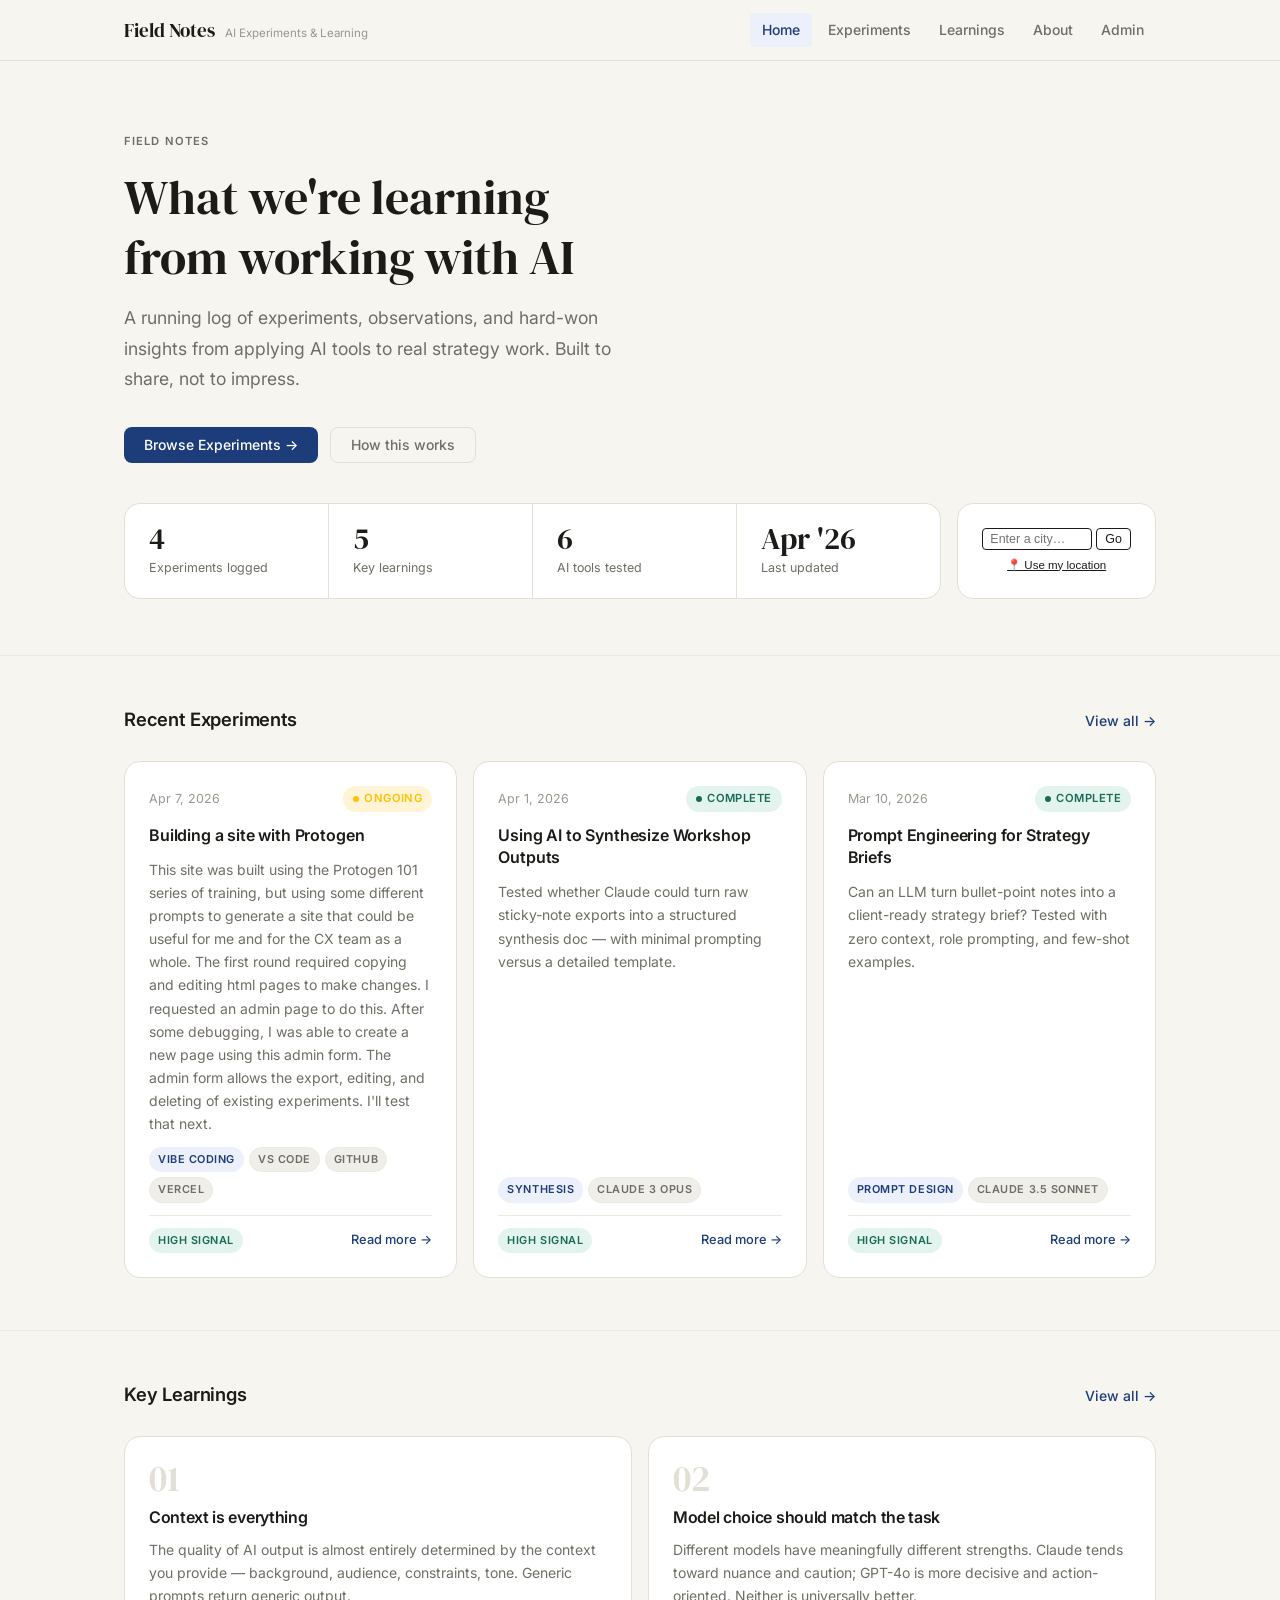
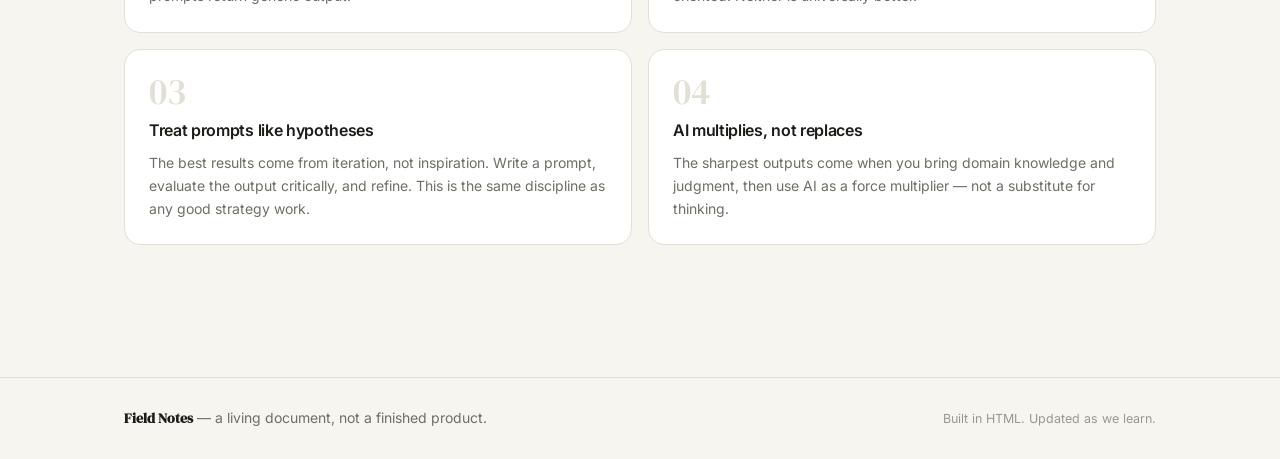
<file: index.html>
<!DOCTYPE html>
<html lang="en">
<head>
  <meta charset="UTF-8">
  <meta name="viewport" content="width=device-width, initial-scale=1.0">
  <title>Field Notes — AI Experiments & Learning</title>
  <meta name="description" content="A living log of AI experiments, patterns, and practical learnings from strategy work.">
  <link rel="stylesheet" href="css/style.css">
</head>
<body>

  <!-- ── NAVIGATION ── -->
  <nav class="site-nav">
    <div class="nav-inner">
      <a href="index.html" class="nav-brand">
        <span class="nav-brand-name">Field Notes</span>
        <span class="nav-brand-sub">AI Experiments &amp; Learning</span>
      </a>
      <ul class="nav-links">
        <li><a href="index.html" class="active">Home</a></li>
        <li><a href="experiments/index.html">Experiments</a></li>
        <li><a href="learnings/index.html">Learnings</a></li>
        <li><a href="about/index.html">About</a></li>
        <li><a href="admin/index.html">Admin</a></li>
      </ul>
    </div>
  </nav>

  <!-- ── HERO ── -->
  <header class="hero">
    <div class="container">
      <span class="eyebrow">Field Notes</span>
      <h1>What we're learning<br>from working with AI</h1>
      <p class="hero-desc">
        A running log of experiments, observations, and hard-won insights from applying AI tools to real strategy work. Built to share, not to impress.
      </p>
      <div class="hero-actions">
        <a href="experiments/index.html" class="btn btn-primary">Browse Experiments →</a>
        <a href="about/index.html" class="btn btn-ghost">How this works</a>
      </div>

      <!-- Stats bar + weather -->
      <div class="hero-bottom">
        <div class="stats-bar">
          <div class="stat">
            <div class="stat-number">4</div>
            <div class="stat-label">Experiments logged</div>
          </div>
          <div class="stat">
            <div class="stat-number">5</div>
            <div class="stat-label">Key learnings</div>
          </div>
          <div class="stat">
            <div class="stat-number">6</div>
            <div class="stat-label">AI tools tested</div>
          </div>
          <div class="stat">
            <div class="stat-number">Apr '26</div>
            <div class="stat-label">Last updated</div>
          </div>
        </div>
        <div id="weather-widget" class="weather-card" aria-live="polite">
          <div class="weather-state">Detecting location…</div>
        </div>
      </div>
    </div>
  </header>

  <!-- ── RECENT EXPERIMENTS ── -->
  <main>
    <section class="section">
      <div class="container">
        <div class="section-header">
          <h2>Recent Experiments</h2>
          <a href="experiments/index.html" class="section-link">View all →</a>
        </div>

        <div class="card-grid">
<!-- ADMIN:CARDS:START -->
          <!-- Card 004 -->
          <article class="card">
            <div class="card-meta">
              <span class="card-date">Apr 7, 2026</span>
              <span class="status-badge status--ongoing">Ongoing</span>
            </div>
            <h3>Building a site with Protogen</h3>
            <p>This site was built using the Protogen 101 series of training, but using some different prompts to generate a site that could be useful for me and for the CX team as a whole.  The first round required copying and editing html pages to make changes. I requested an admin page to do this. After some debugging, I was able to create a new page using this admin form.  The admin form allows the export, editing, and deleting of existing experiments.  I'll test that next.</p>
            <div class="tags">
              <span class="tag tag--blue">Vibe Coding</span>
              <span class="tag">VS Code</span>
              <span class="tag">Github</span>
              <span class="tag">Vercel</span>
            </div>
            <div class="card-footer">
              <span class="tag tag--green">High signal</span>
              <a href="experiments/experiment-004.html" class="card-link card-link-overlay">Read more &rarr;</a>
            </div>
          </article>

          <!-- Card 003 -->
          <article class="card">
            <div class="card-meta">
              <span class="card-date">Apr 1, 2026</span>
              <span class="status-badge status--complete">Complete</span>
            </div>
            <h3>Using AI to Synthesize Workshop Outputs</h3>
            <p>Tested whether Claude could turn raw sticky-note exports into a structured synthesis doc — with minimal prompting versus a detailed template.</p>
            <div class="tags">
              <span class="tag tag--blue">Synthesis</span>
              <span class="tag">Claude 3 Opus</span>
            </div>
            <div class="card-footer">
              <span class="tag tag--green">High signal</span>
              <a href="experiments/experiment-003.html" class="card-link card-link-overlay">Read more &rarr;</a>
            </div>
          </article>

          <!-- Card 001 -->
          <article class="card">
            <div class="card-meta">
              <span class="card-date">Mar 10, 2026</span>
              <span class="status-badge status--complete">Complete</span>
            </div>
            <h3>Prompt Engineering for Strategy Briefs</h3>
            <p>Can an LLM turn bullet-point notes into a client-ready strategy brief? Tested with zero context, role prompting, and few-shot examples.</p>
            <div class="tags">
              <span class="tag tag--blue">Prompt Design</span>
              <span class="tag">Claude 3.5 Sonnet</span>
            </div>
            <div class="card-footer">
              <span class="tag tag--green">High signal</span>
              <a href="experiments/experiment-001.html" class="card-link card-link-overlay">Read more &rarr;</a>
            </div>
          </article>
<!-- ADMIN:CARDS:END -->
        </div>
      </div>
    </section>

    <!-- ── KEY LEARNINGS ── -->
    <section class="section">
      <div class="container">
        <div class="section-header">
          <h2>Key Learnings</h2>
          <a href="learnings/index.html" class="section-link">View all →</a>
        </div>

        <div class="two-col">

          <div class="insight-card">
            <div class="insight-number">01</div>
            <h3>Context is everything</h3>
            <p>The quality of AI output is almost entirely determined by the context you provide — background, audience, constraints, tone. Generic prompts return generic output.</p>
          </div>

          <div class="insight-card">
            <div class="insight-number">02</div>
            <h3>Model choice should match the task</h3>
            <p>Different models have meaningfully different strengths. Claude tends toward nuance and caution; GPT-4o is more decisive and action-oriented. Neither is universally better.</p>
          </div>

          <div class="insight-card">
            <div class="insight-number">03</div>
            <h3>Treat prompts like hypotheses</h3>
            <p>The best results come from iteration, not inspiration. Write a prompt, evaluate the output critically, and refine. This is the same discipline as any good strategy work.</p>
          </div>

          <div class="insight-card">
            <div class="insight-number">04</div>
            <h3>AI multiplies, not replaces</h3>
            <p>The sharpest outputs come when you bring domain knowledge and judgment, then use AI as a force multiplier — not a substitute for thinking.</p>
          </div>

        </div>
      </div>
    </section>
  </main>

  <!-- ── FOOTER ── -->
  <footer class="site-footer">
    <div class="footer-inner">
      <p class="footer-left"><strong>Field Notes</strong> — a living document, not a finished product.</p>
      <p class="footer-right">Built in HTML. Updated as we learn.</p>
    </div>
  </footer>

  <script src="js/app.js"></script>
</body>
</html>
</file>
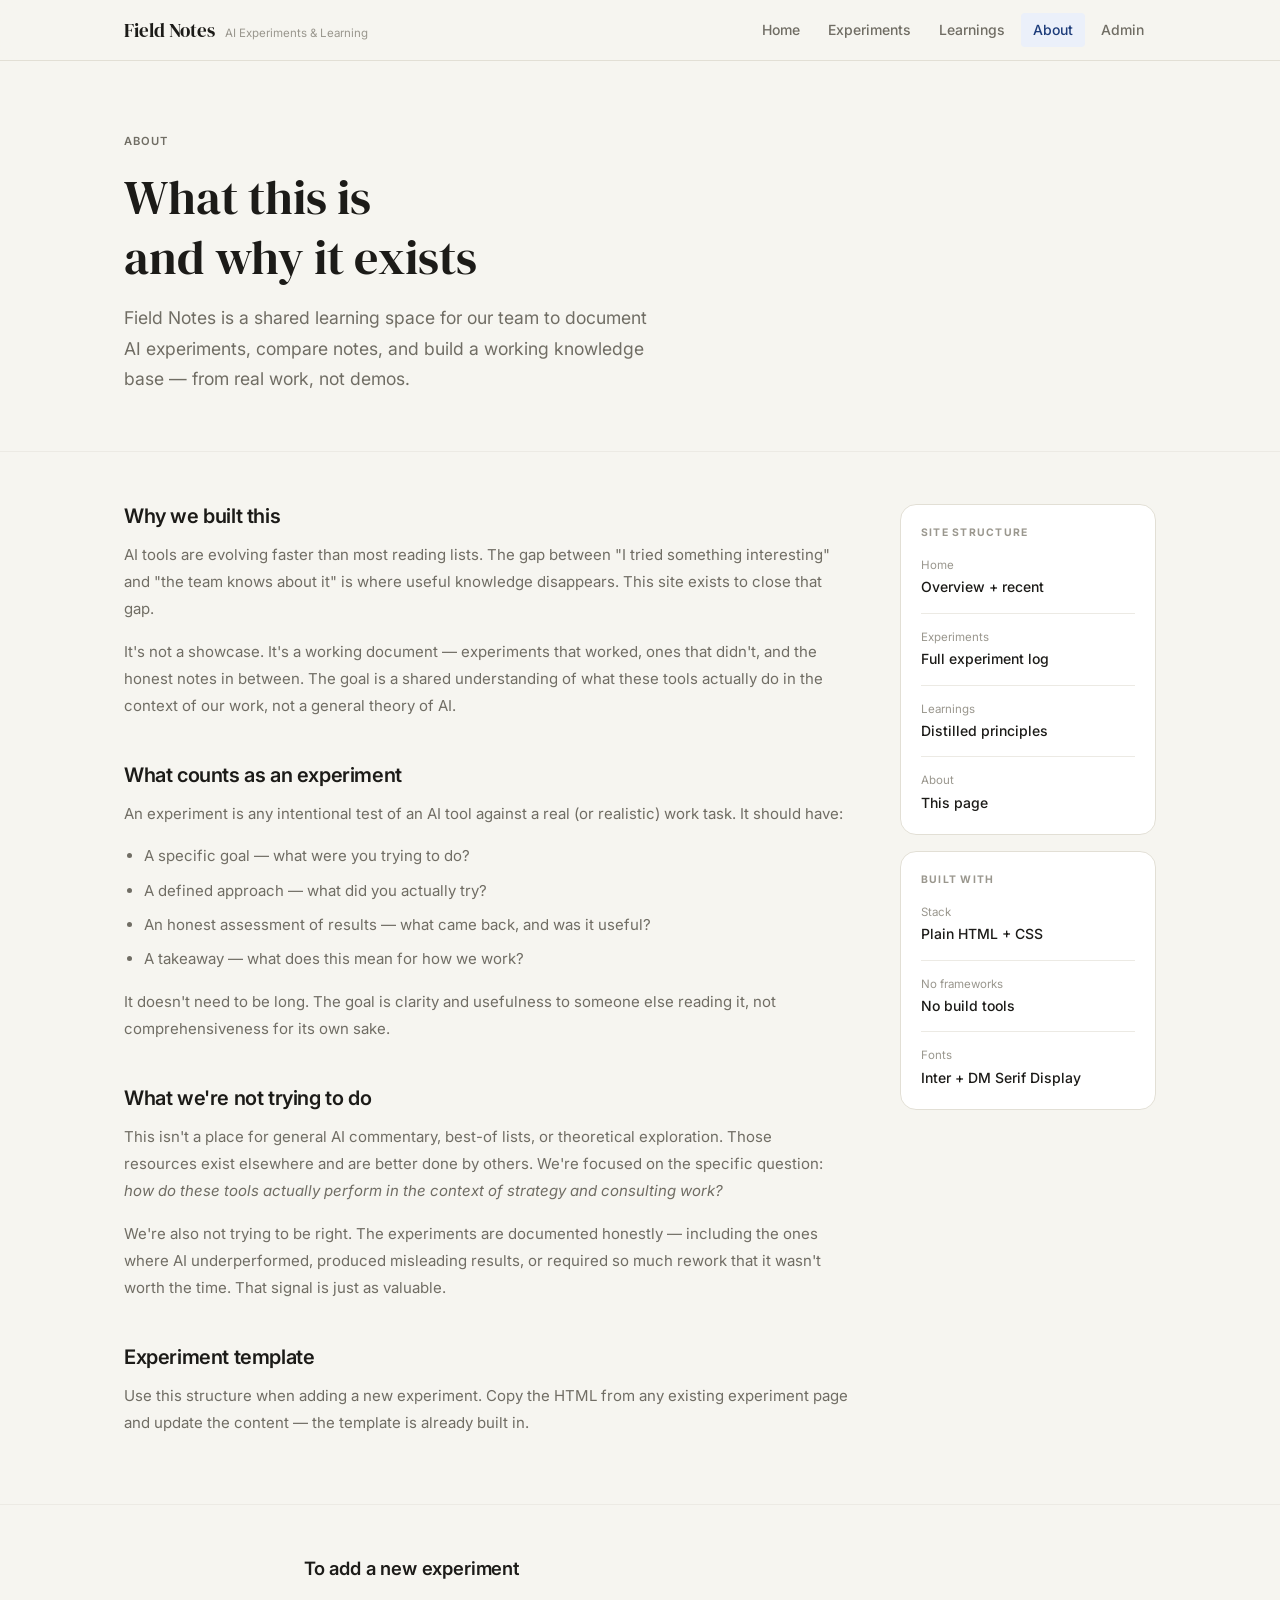
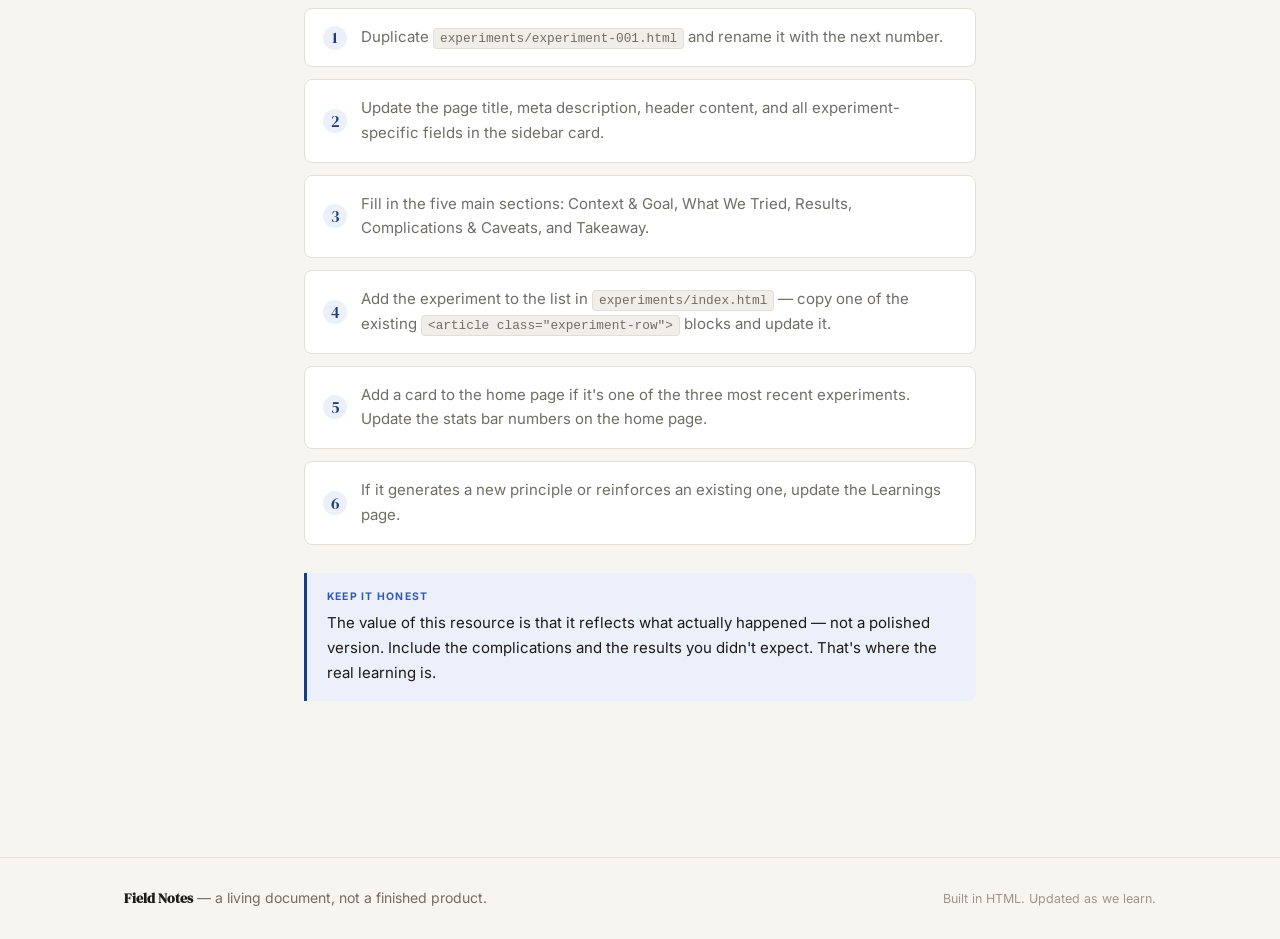
<file: about/index.html>
<!DOCTYPE html>
<html lang="en">
<head>
  <meta charset="UTF-8">
  <meta name="viewport" content="width=device-width, initial-scale=1.0">
  <title>About — Field Notes</title>
  <meta name="description" content="What this site is, how it works, and how to contribute.">
  <link rel="stylesheet" href="../css/style.css">
</head>
<body>

  <!-- ── NAVIGATION ── -->
  <nav class="site-nav">
    <div class="nav-inner">
      <a href="../index.html" class="nav-brand">
        <span class="nav-brand-name">Field Notes</span>
        <span class="nav-brand-sub">AI Experiments &amp; Learning</span>
      </a>
      <ul class="nav-links">
        <li><a href="../index.html">Home</a></li>
        <li><a href="../experiments/index.html">Experiments</a></li>
        <li><a href="../learnings/index.html">Learnings</a></li>
        <li><a href="index.html" class="active">About</a></li>
        <li><a href="../admin/index.html">Admin</a></li>
      </ul>
    </div>
  </nav>

  <!-- ── HERO ── -->
  <header class="hero">
    <div class="container">
      <span class="eyebrow">About</span>
      <h1>What this is<br>and why it exists</h1>
      <p class="hero-desc">
        Field Notes is a shared learning space for our team to document AI experiments, compare notes, and build a working knowledge base — from real work, not demos.
      </p>
    </div>
  </header>

  <!-- ── CONTENT ── -->
  <main>
    <section class="section">
      <div class="container">
        <div class="experiment-layout">

          <!-- Main prose -->
          <div class="prose">

            <h2>Why we built this</h2>
            <p>AI tools are evolving faster than most reading lists. The gap between "I tried something interesting" and "the team knows about it" is where useful knowledge disappears. This site exists to close that gap.</p>
            <p>It's not a showcase. It's a working document — experiments that worked, ones that didn't, and the honest notes in between. The goal is a shared understanding of what these tools actually do in the context of our work, not a general theory of AI.</p>

            <h2>What counts as an experiment</h2>
            <p>An experiment is any intentional test of an AI tool against a real (or realistic) work task. It should have:</p>
            <ul>
              <li>A specific goal — what were you trying to do?</li>
              <li>A defined approach — what did you actually try?</li>
              <li>An honest assessment of results — what came back, and was it useful?</li>
              <li>A takeaway — what does this mean for how we work?</li>
            </ul>
            <p>It doesn't need to be long. The goal is clarity and usefulness to someone else reading it, not comprehensiveness for its own sake.</p>

            <h2>What we're not trying to do</h2>
            <p>This isn't a place for general AI commentary, best-of lists, or theoretical exploration. Those resources exist elsewhere and are better done by others. We're focused on the specific question: <em>how do these tools actually perform in the context of strategy and consulting work?</em></p>
            <p>We're also not trying to be right. The experiments are documented honestly — including the ones where AI underperformed, produced misleading results, or required so much rework that it wasn't worth the time. That signal is just as valuable.</p>

            <h2 id="template">Experiment template</h2>
            <p>Use this structure when adding a new experiment. Copy the HTML from any existing experiment page and update the content — the template is already built in.</p>

          </div>

          <!-- Sidebar -->
          <aside class="experiment-sidebar">
            <div class="sidebar-card">
              <div class="sidebar-card-title">Site structure</div>
              <div class="sidebar-row">
                <span class="sidebar-row-label">Home</span>
                <span class="sidebar-row-value">Overview + recent</span>
              </div>
              <div class="sidebar-row">
                <span class="sidebar-row-label">Experiments</span>
                <span class="sidebar-row-value">Full experiment log</span>
              </div>
              <div class="sidebar-row">
                <span class="sidebar-row-label">Learnings</span>
                <span class="sidebar-row-value">Distilled principles</span>
              </div>
              <div class="sidebar-row">
                <span class="sidebar-row-label">About</span>
                <span class="sidebar-row-value">This page</span>
              </div>
            </div>
            <div class="sidebar-card">
              <div class="sidebar-card-title">Built with</div>
              <div class="sidebar-row">
                <span class="sidebar-row-label">Stack</span>
                <span class="sidebar-row-value">Plain HTML + CSS</span>
              </div>
              <div class="sidebar-row">
                <span class="sidebar-row-label">No frameworks</span>
                <span class="sidebar-row-value">No build tools</span>
              </div>
              <div class="sidebar-row">
                <span class="sidebar-row-label">Fonts</span>
                <span class="sidebar-row-value">Inter + DM Serif Display</span>
              </div>
            </div>
          </aside>

        </div>
      </div>
    </section>

    <!-- Template section -->
    <section class="section">
      <div class="container" style="max-width:720px;">

        <div class="section-header">
          <h2>To add a new experiment</h2>
        </div>

        <ol class="step-list">
          <li>Duplicate <code style="font-size:0.85em; background:var(--surface-tint); padding:2px 6px; border-radius:4px; border:1px solid var(--border);">experiments/experiment-001.html</code> and rename it with the next number.</li>
          <li>Update the page title, meta description, header content, and all experiment-specific fields in the sidebar card.</li>
          <li>Fill in the five main sections: Context &amp; Goal, What We Tried, Results, Complications &amp; Caveats, and Takeaway.</li>
          <li>Add the experiment to the list in <code style="font-size:0.85em; background:var(--surface-tint); padding:2px 6px; border-radius:4px; border:1px solid var(--border);">experiments/index.html</code> — copy one of the existing <code style="font-size:0.85em; background:var(--surface-tint); padding:2px 6px; border-radius:4px; border:1px solid var(--border);">&lt;article class="experiment-row"&gt;</code> blocks and update it.</li>
          <li>Add a card to the home page if it's one of the three most recent experiments. Update the stats bar numbers on the home page.</li>
          <li>If it generates a new principle or reinforces an existing one, update the Learnings page.</li>
        </ol>

        <div class="callout" style="margin-top:28px;">
          <div class="callout-label">Keep it honest</div>
          <p>The value of this resource is that it reflects what actually happened — not a polished version. Include the complications and the results you didn't expect. That's where the real learning is.</p>
        </div>

      </div>
    </section>

  </main>

  <!-- ── FOOTER ── -->
  <footer class="site-footer">
    <div class="footer-inner">
      <p class="footer-left"><strong>Field Notes</strong> — a living document, not a finished product.</p>
      <p class="footer-right">Built in HTML. Updated as we learn.</p>
    </div>
  </footer>

</body>
</html>
</file>
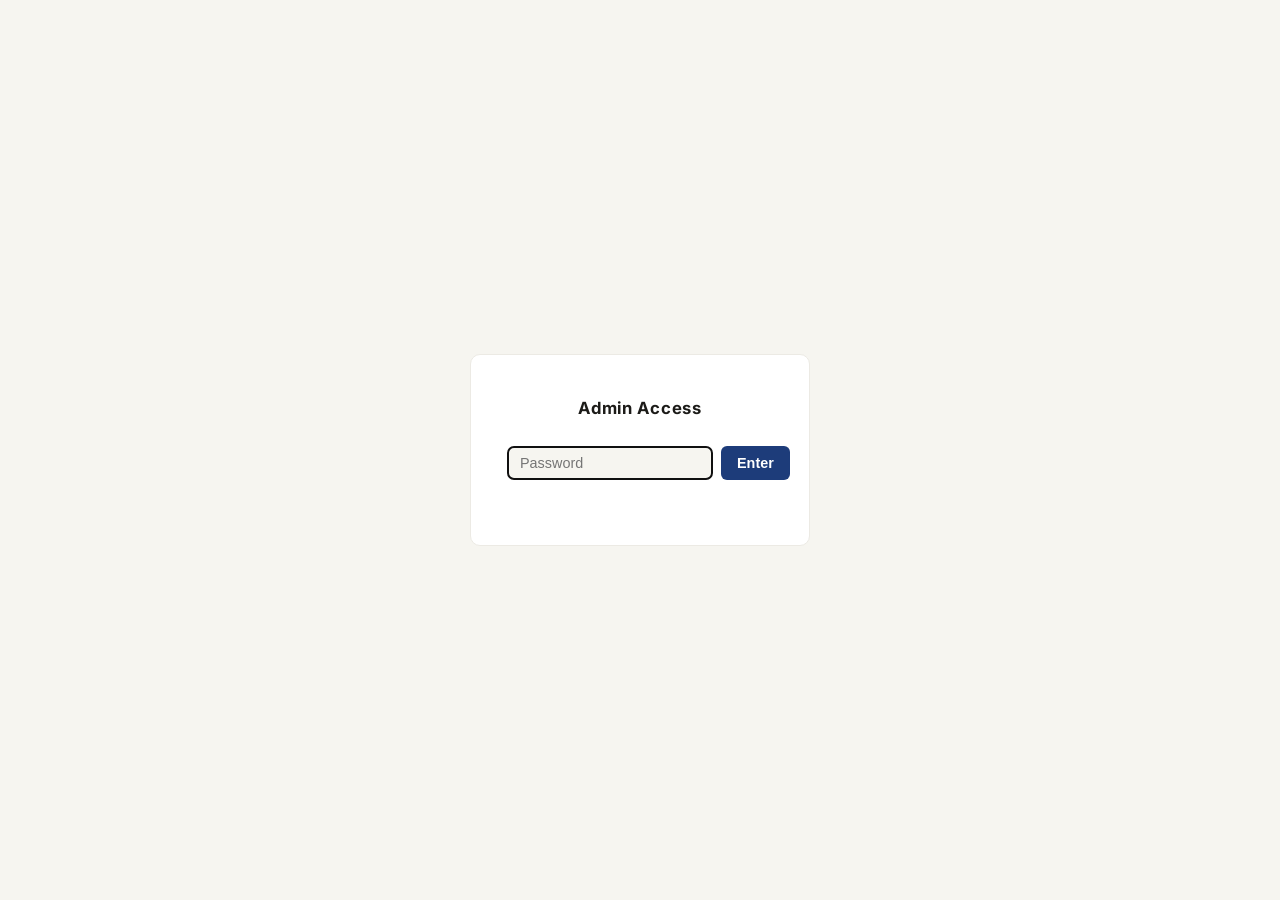
<file: admin/index.html>
<!DOCTYPE html>
<html lang="en">
<head>
  <meta charset="UTF-8">
  <meta name="viewport" content="width=device-width, initial-scale=1.0">
  <title>Admin — Field Notes</title>
  <link rel="stylesheet" href="../css/style.css">
  <style>
    /* ── ADMIN BANNER ── */
    .admin-banner {
      background: var(--accent);
      color: #fff;
      font-size: 0.72rem;
      font-weight: 600;
      letter-spacing: 0.07em;
      text-transform: uppercase;
      text-align: center;
      padding: 7px 24px;
    }

    /* ── ADMIN HEADER ── */
    .admin-header {
      padding: 36px 0 28px;
      border-bottom: 1px solid var(--border-soft);
    }
    .admin-header-inner {
      display: flex;
      align-items: flex-end;
      justify-content: space-between;
      gap: 16px;
      flex-wrap: wrap;
    }
    .admin-header h1 {
      font-size: 1.75rem;
      margin-bottom: 4px;
    }
    .admin-header-sub {
      font-size: 0.875rem;
      color: var(--text-muted);
    }

    /* ── FORM PANEL ── */
    .form-panel {
      background: var(--surface);
      border: 1px solid var(--border);
      border-radius: var(--radius-lg);
      padding: 28px 32px;
      margin: 28px 0 0;
      display: none;
    }
    .form-panel.is-open { display: block; }

    .form-panel-header {
      display: flex;
      align-items: center;
      justify-content: space-between;
      margin-bottom: 24px;
      padding-bottom: 16px;
      border-bottom: 1px solid var(--border-soft);
    }
    .form-panel-header h2 {
      font-size: 1.05rem;
    }
    .form-panel-close {
      background: none;
      border: none;
      cursor: pointer;
      color: var(--text-muted);
      font-size: 1.2rem;
      line-height: 1;
      padding: 4px;
      border-radius: var(--radius-sm);
      transition: color var(--transition), background var(--transition);
    }
    .form-panel-close:hover {
      color: var(--text);
      background: var(--surface-tint);
    }

    .form-grid {
      display: grid;
      grid-template-columns: 1fr 1fr;
      gap: 16px 24px;
    }
    .form-grid .full-width { grid-column: 1 / -1; }

    .form-group {
      display: flex;
      flex-direction: column;
      gap: 6px;
    }
    .form-group label {
      font-size: 0.72rem;
      font-weight: 600;
      letter-spacing: 0.06em;
      text-transform: uppercase;
      color: var(--text-muted);
    }
    .form-group input,
    .form-group select,
    .form-group textarea {
      font-family: var(--font-sans);
      font-size: 0.875rem;
      color: var(--text);
      background: var(--bg);
      border: 1px solid var(--border);
      border-radius: var(--radius);
      padding: 9px 12px;
      width: 100%;
      transition: border-color var(--transition), box-shadow var(--transition);
      -webkit-appearance: none;
    }
    .form-group input:focus,
    .form-group select:focus,
    .form-group textarea:focus {
      outline: none;
      border-color: var(--accent-mid);
      box-shadow: 0 0 0 3px rgba(48, 89, 180, 0.12);
    }
    .form-group textarea {
      resize: vertical;
      min-height: 80px;
      line-height: 1.6;
    }
    .form-group .hint {
      font-size: 0.72rem;
      color: var(--text-light);
    }

    .form-actions {
      display: flex;
      align-items: center;
      gap: 10px;
      margin-top: 24px;
      padding-top: 20px;
      border-top: 1px solid var(--border-soft);
    }

    .btn-danger {
      background: transparent;
      color: var(--red);
      border: 1px solid var(--red-light);
    }
    .btn-danger:hover {
      background: var(--red-light);
    }

    /* ── EXPERIMENT LIST ── */
    .admin-list-section {
      padding: 28px 0 80px;
    }
    .admin-list-header {
      display: flex;
      align-items: center;
      justify-content: space-between;
      margin-bottom: 16px;
    }
    .admin-list-header h2 {
      font-size: 0.78rem;
      font-weight: 600;
      letter-spacing: 0.08em;
      text-transform: uppercase;
      color: var(--text-muted);
    }
    .admin-count {
      font-size: 0.72rem;
      color: var(--text-light);
      font-weight: 400;
    }

    .admin-row {
      background: var(--surface);
      border: 1px solid var(--border);
      border-radius: var(--radius-lg);
      padding: 18px 20px;
      display: grid;
      grid-template-columns: auto 1fr auto auto auto;
      gap: 12px;
      align-items: center;
      margin-bottom: 10px;
      transition: box-shadow var(--transition);
    }
    .admin-row:hover { box-shadow: var(--shadow-sm); }
    .admin-row.is-editing {
      border-color: var(--accent-mid);
      box-shadow: 0 0 0 3px rgba(48, 89, 180, 0.1);
    }

    .admin-row-num {
      font-family: var(--font-serif);
      font-size: 1.2rem;
      color: var(--text-light);
      min-width: 40px;
    }
    .admin-row-info { min-width: 0; }
    .admin-row-title {
      font-size: 0.9375rem;
      font-weight: 600;
      letter-spacing: -0.01em;
      margin-bottom: 4px;
      white-space: nowrap;
      overflow: hidden;
      text-overflow: ellipsis;
    }
    .admin-row-meta {
      display: flex;
      align-items: center;
      gap: 8px;
      flex-wrap: wrap;
    }
    .admin-row-date {
      font-size: 0.78rem;
      color: var(--text-light);
    }

    .admin-row-actions {
      display: flex;
      gap: 8px;
      align-items: center;
    }

    .btn-sm {
      font-size: 0.78rem;
      padding: 6px 12px;
    }

    .btn-icon {
      background: none;
      border: 1px solid var(--border);
      border-radius: var(--radius-sm);
      padding: 5px 8px;
      cursor: pointer;
      color: var(--text-muted);
      font-size: 0.8rem;
      transition: all var(--transition);
    }
    .btn-icon:hover {
      background: var(--surface-tint);
      color: var(--text);
    }
    .btn-icon--delete:hover {
      background: var(--red-light);
      color: var(--red);
      border-color: var(--red-light);
    }

    .empty-state {
      text-align: center;
      padding: 56px 24px;
      background: var(--surface);
      border: 1px dashed var(--border);
      border-radius: var(--radius-lg);
      color: var(--text-muted);
      font-size: 0.9rem;
    }
    .empty-state p { margin-top: 8px; font-size: 0.875rem; color: var(--text-light); }

    /* ── EXPORT MODAL ── */
    .modal-overlay {
      position: fixed;
      inset: 0;
      background: rgba(28, 27, 24, 0.55);
      z-index: 200;
      display: flex;
      align-items: flex-start;
      justify-content: center;
      padding: 48px 24px;
      overflow-y: auto;
      opacity: 0;
      pointer-events: none;
      transition: opacity 200ms ease;
    }
    .modal-overlay.is-open {
      opacity: 1;
      pointer-events: all;
    }
    .modal {
      background: var(--surface);
      border: 1px solid var(--border);
      border-radius: var(--radius-lg);
      width: 100%;
      max-width: 700px;
      padding: 32px;
      transform: translateY(8px);
      transition: transform 200ms ease;
    }
    .modal-overlay.is-open .modal { transform: translateY(0); }

    .modal-header {
      display: flex;
      align-items: center;
      justify-content: space-between;
      margin-bottom: 20px;
    }
    .modal-header h2 { font-size: 1.05rem; }

    .export-section { margin-bottom: 20px; }
    .export-section-label {
      font-size: 0.68rem;
      font-weight: 700;
      letter-spacing: 0.12em;
      text-transform: uppercase;
      color: var(--text-light);
      margin-bottom: 8px;
      display: flex;
      align-items: center;
      justify-content: space-between;
    }
    .copy-btn {
      font-size: 0.7rem;
      padding: 3px 9px;
      border: 1px solid var(--border);
      border-radius: var(--radius-sm);
      background: var(--bg);
      cursor: pointer;
      color: var(--text-muted);
      font-family: var(--font-sans);
      transition: all var(--transition);
      text-transform: none;
      letter-spacing: 0;
      font-weight: 500;
    }
    .copy-btn:hover { background: var(--surface-tint); color: var(--text); }
    .copy-btn.copied { background: var(--green-light); color: var(--green); border-color: transparent; }

    .code-block {
      background: var(--bg);
      border: 1px solid var(--border-soft);
      border-radius: var(--radius);
      padding: 14px 16px;
      font-family: 'Menlo', 'Consolas', monospace;
      font-size: 0.72rem;
      line-height: 1.7;
      color: var(--text-muted);
      white-space: pre;
      overflow-x: auto;
      max-height: 200px;
      overflow-y: auto;
    }

    /* ── DELETE CONFIRM ── */
    .confirm-overlay {
      position: fixed;
      inset: 0;
      background: rgba(28, 27, 24, 0.55);
      z-index: 300;
      display: flex;
      align-items: center;
      justify-content: center;
      padding: 24px;
      opacity: 0;
      pointer-events: none;
      transition: opacity 150ms ease;
    }
    .confirm-overlay.is-open {
      opacity: 1;
      pointer-events: all;
    }
    .confirm-box {
      background: var(--surface);
      border: 1px solid var(--border);
      border-radius: var(--radius-lg);
      padding: 28px 32px;
      max-width: 400px;
      width: 100%;
      text-align: center;
    }
    .confirm-box h3 { font-size: 1rem; margin-bottom: 10px; }
    .confirm-box p { font-size: 0.875rem; color: var(--text-muted); margin-bottom: 24px; }
    .confirm-actions {
      display: flex;
      gap: 10px;
      justify-content: center;
    }

    /* ── NOTICE ── */
    .notice {
      background: var(--yellow-light);
      border: 1px solid var(--yellow);
      border-radius: var(--radius);
      padding: 12px 16px;
      font-size: 0.8rem;
      color: var(--text);
      line-height: 1.6;
      margin-bottom: 24px;
    }
    .notice strong { color: var(--text); }

    @media (max-width: 640px) {
      .form-grid { grid-template-columns: 1fr; }
      .admin-row { grid-template-columns: auto 1fr; grid-template-rows: auto auto; }
      .admin-row-status { grid-row: 2; }
      .admin-row-actions { grid-row: 2; justify-self: end; }
    }

    /* ── CONNECTION BANNER ── */
    .conn-banner {
      display: flex;
      align-items: center;
      justify-content: space-between;
      gap: 12px;
      padding: 12px 16px;
      border-radius: var(--radius);
      font-size: 0.8rem;
      line-height: 1.5;
      margin-top: 20px;
      flex-wrap: wrap;
    }
    .conn-banner--off {
      background: var(--yellow-light);
      border: 1px solid var(--yellow);
      color: var(--text);
    }
    .conn-banner--on {
      background: var(--green-light);
      border: 1px solid transparent;
      color: var(--green);
    }
    #conn-status { flex: 1; }

    /* ── SYNC MESSAGE ── */
    .sync-msg {
      display: none;
      position: fixed;
      bottom: 24px;
      right: 24px;
      padding: 10px 16px;
      border-radius: var(--radius);
      font-size: 0.8rem;
      font-weight: 500;
      z-index: 500;
      box-shadow: var(--shadow-md);
      max-width: 320px;
    }
    .sync-msg--ok  { background: var(--green-light); color: var(--green);  border: 1px solid transparent; }
    .sync-msg--err { background: var(--red-light);   color: var(--red);    border: 1px solid var(--red-light); }
  </style>
</head>
<body>

  <div class="admin-banner">&#x1F512; Admin Area — Not linked from the public site</div>

  <!-- ── NAVIGATION ── -->
  <nav class="site-nav">
    <div class="nav-inner">
      <a href="../index.html" class="nav-brand">
        <span class="nav-brand-name">Field Notes</span>
        <span class="nav-brand-sub">AI Experiments &amp; Learning</span>
      </a>
      <ul class="nav-links">
        <li><a href="../index.html">Home</a></li>
        <li><a href="../experiments/index.html">Experiments</a></li>
        <li><a href="../learnings/index.html">Learnings</a></li>
        <li><a href="../about/index.html">About</a></li>
        <li><a href="index.html" class="active">Admin</a></li>
      </ul>
    </div>
  </nav>

  <!-- ── MAIN ── -->
  <main>
    <div class="container">

      <!-- Header -->
      <div class="admin-header">
        <div class="admin-header-inner">
          <div>
            <h1>Experiments Admin</h1>
            <p class="admin-header-sub">Add, edit, or remove experiments. Connect your site folder below to write changes directly to files.</p>
          </div>
          <button class="btn btn-primary" id="add-btn">+ Add New Experiment</button>
        </div>
      </div>

      <!-- Site Folder Connection -->
      <div class="conn-banner" id="conn-banner">
        <span id="conn-status"></span>
        <button class="btn btn-ghost btn-sm" id="connect-btn">Connect site folder</button>
      </div>

      <!-- Sync status toast -->
      <div class="sync-msg" id="sync-msg"></div>

      <!-- Add / Edit Form Panel -->
      <div class="form-panel" id="form-panel">
        <div class="form-panel-header">
          <h2 id="form-title">Add New Experiment</h2>
          <button class="form-panel-close" id="form-close" title="Close">&#x2715;</button>
        </div>

        <form id="experiment-form" novalidate>
          <input type="hidden" id="edit-id">
          <div class="form-grid">

            <div class="form-group full-width">
              <label for="f-title">Title <span style="color:var(--red)">*</span></label>
              <input type="text" id="f-title" placeholder="e.g. Prompt Engineering for Strategy Briefs" required>
            </div>

            <div class="form-group">
              <label for="f-number">Experiment Number <span style="color:var(--red)">*</span></label>
              <input type="text" id="f-number" placeholder="e.g. 004">
              <span class="hint">Used for file naming (experiment-004.html)</span>
            </div>

            <div class="form-group">
              <label for="f-date">Date <span style="color:var(--red)">*</span></label>
              <input type="date" id="f-date" required>
            </div>

            <div class="form-group">
              <label for="f-status">Status</label>
              <select id="f-status">
                <option value="draft">Draft</option>
                <option value="ongoing">Ongoing</option>
                <option value="complete">Complete</option>
              </select>
            </div>

            <div class="form-group">
              <label for="f-signal">Signal Level</label>
              <select id="f-signal">
                <option value="">— None —</option>
                <option value="high">High signal</option>
                <option value="nuanced">Nuanced</option>
                <option value="low">Low signal</option>
              </select>
            </div>

            <div class="form-group">
              <label for="f-category">Category Tag</label>
              <input type="text" id="f-category" placeholder="e.g. Prompt Design">
            </div>

            <div class="form-group">
              <label for="f-category-color">Category Color</label>
              <select id="f-category-color">
                <option value="">Default (grey)</option>
                <option value="blue">Blue</option>
                <option value="green">Green</option>
                <option value="yellow">Yellow</option>
                <option value="red">Red</option>
              </select>
            </div>

            <div class="form-group full-width">
              <label for="f-tools">AI Tools Used</label>
              <input type="text" id="f-tools" placeholder="e.g. Claude 3.5 Sonnet, GPT-4o">
              <span class="hint">Comma-separated. Each becomes a separate tag.</span>
            </div>

            <div class="form-group full-width">
              <label for="f-desc">Short Description <span style="color:var(--red)">*</span></label>
              <textarea id="f-desc" placeholder="2–3 sentences summarising what was tested and what happened." required></textarea>
            </div>

          </div>

          <div class="form-actions">
            <button type="submit" class="btn btn-primary" id="form-save-btn">Save Experiment</button>
            <button type="button" class="btn btn-ghost" id="form-cancel-btn">Cancel</button>
          </div>
        </form>
      </div>

      <!-- Experiment List -->
      <div class="admin-list-section">
        <div class="admin-list-header">
          <h2>All Experiments <span class="admin-count" id="exp-count"></span></h2>
          <button class="btn btn-ghost btn-sm" id="reset-btn" title="Restore the 3 default experiments">Reset to defaults</button>
        </div>
        <div id="experiment-list"></div>
      </div>

    </div>
  </main>

  <!-- ── EXPORT MODAL ── -->
  <div class="modal-overlay" id="export-modal" role="dialog" aria-modal="true" aria-labelledby="export-modal-title">
    <div class="modal">
      <div class="modal-header">
        <h2 id="export-modal-title">Export HTML</h2>
        <button class="form-panel-close" id="export-modal-close">&#x2715;</button>
      </div>

      <p style="font-size:0.875rem;color:var(--text-muted);margin-bottom:20px;line-height:1.65">
        Copy these snippets and paste them into the relevant places in your site's HTML files.
      </p>

      <div class="export-section">
        <div class="export-section-label">
          <span>Homepage card <code style="font-size:0.65rem;font-weight:400">(index.html → card-grid)</code></span>
          <button class="copy-btn" data-target="card-code">Copy</button>
        </div>
        <div class="code-block" id="card-code"></div>
      </div>

      <div class="export-section">
        <div class="export-section-label">
          <span>Experiments list row <code style="font-size:0.65rem;font-weight:400">(experiments/index.html → experiments-table)</code></span>
          <button class="copy-btn" data-target="row-code">Copy</button>
        </div>
        <div class="code-block" id="row-code"></div>
      </div>

      <div class="export-section">
        <div class="export-section-label">
          <span>Detail page template <code style="font-size:0.65rem;font-weight:400">(save as experiments/experiment-NNN.html)</code></span>
          <button class="copy-btn" data-target="detail-code">Copy</button>
        </div>
        <div class="code-block" id="detail-code"></div>
      </div>

      <div style="margin-top:16px;text-align:right">
        <button class="btn btn-ghost btn-sm" id="export-modal-close-btn">Close</button>
      </div>
    </div>
  </div>

  <!-- ── DELETE CONFIRM ── -->
  <div class="confirm-overlay" id="confirm-overlay">
    <div class="confirm-box">
      <h3>Delete experiment?</h3>
      <p id="confirm-msg">This will remove the entry from this admin. The HTML file is <strong>not</strong> deleted automatically.</p>
      <div class="confirm-actions">
        <button class="btn btn-danger" id="confirm-yes">Delete</button>
        <button class="btn btn-ghost" id="confirm-no">Cancel</button>
      </div>
    </div>
  </div>

  <script src="auth.js"></script>
  <script src="admin.js"></script>
</body>
</html>
</file>
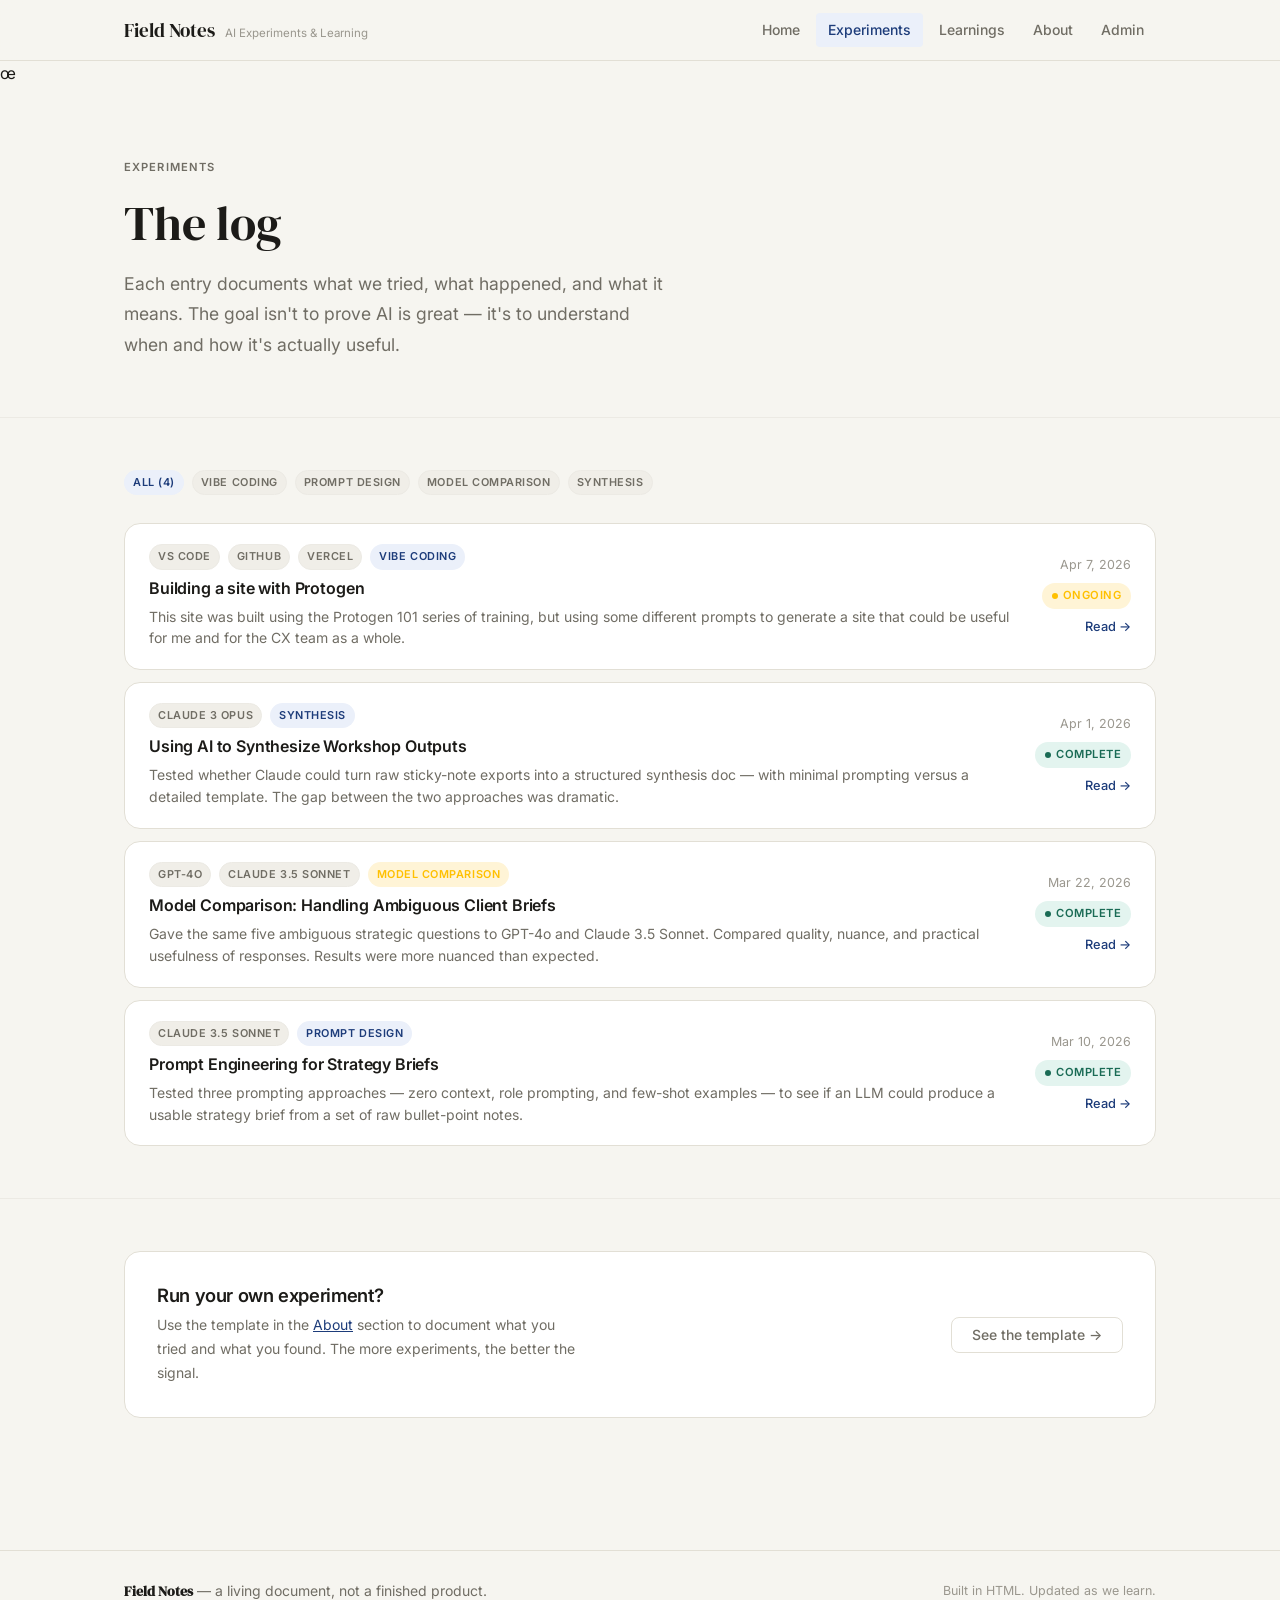
<file: experiments/index.html>
<!DOCTYPE html>
<html lang="en">
<head>
  <meta charset="UTF-8">
  <meta name="viewport" content="width=device-width, initial-scale=1.0">
  <title>Experiments — Field Notes</title>
  <meta name="description" content="A log of AI experiments run against real strategy problems.">
  <link rel="stylesheet" href="../css/style.css">
</head>
<body>

  <!-- ── NAVIGATION ── -->
  <nav class="site-nav">
    <div class="nav-inner">
      <a href="../index.html" class="nav-brand">
        <span class="nav-brand-name">Field Notes</span>
        <span class="nav-brand-sub">AI Experiments &amp; Learning</span>
      </a>
      <ul class="nav-links">
        <li><a href="../index.html">Home</a></li>
        <li><a href="index.html" class="active">Experiments</a></li>
        <li><a href="../learnings/index.html">Learnings</a></li>
        <li><a href="../about/index.html">About</a></li>
        <li><a href="../admin/index.html">Admin</a></li>
      </ul>
    </div>
  </nav>œ

  <!-- ── HERO ── -->
  <header class="hero">
    <div class="container">
      <span class="eyebrow">Experiments</span>
      <h1>The log</h1>
      <p class="hero-desc">
        Each entry documents what we tried, what happened, and what it means. The goal isn't to prove AI is great — it's to understand when and how it's actually useful.
      </p>
    </div>
  </header>

  <!-- ── EXPERIMENTS LIST ── -->
  <main>
    <section class="section">
      <div class="container">

        <!-- Filter row (visual only) -->
        <div style="display:flex; gap:8px; margin-bottom:28px; flex-wrap:wrap;">
          <span class="tag tag--blue" style="cursor:default;">All (4)</span>
          <span class="tag" style="cursor:default;">Vibe Coding</span>
          <span class="tag" style="cursor:default;">Prompt Design</span>
          <span class="tag" style="cursor:default;">Model Comparison</span>
          <span class="tag" style="cursor:default;">Synthesis</span>
        </div>

        <div class="experiments-table">
<!-- ADMIN:ROWS:START -->
          <!-- Experiment 004 -->
          <article class="experiment-row">
            <div class="experiment-row-main">
              <div class="experiment-row-meta">
                <span class="tag">VS Code</span>
                <span class="tag">Github</span>
                <span class="tag">Vercel</span>
                <span class="tag tag--blue">Vibe Coding</span>
              </div>
              <h3>Building a site with Protogen</h3>
              <p>This site was built using the Protogen 101 series of training, but using some different prompts to generate a site that could be useful for me and for the CX team as a whole.</p>
            </div>
            <div class="experiment-row-right">
              <span class="card-date">Apr 7, 2026</span>
              <span class="status-badge status--ongoing">Ongoing</span>
              <a href="experiment-004.html" class="card-link" style="position:relative; z-index:1;">Read &rarr;</a>
            </div>
          </article>

          <!-- Experiment 003 -->
          <article class="experiment-row">
            <div class="experiment-row-main">
              <div class="experiment-row-meta">
                <span class="tag">Claude 3 Opus</span>
                <span class="tag tag--blue">Synthesis</span>
              </div>
              <h3>Using AI to Synthesize Workshop Outputs</h3>
              <p>Tested whether Claude could turn raw sticky-note exports into a structured synthesis doc — with minimal prompting versus a detailed template. The gap between the two approaches was dramatic.</p>
            </div>
            <div class="experiment-row-right">
              <span class="card-date">Apr 1, 2026</span>
              <span class="status-badge status--complete">Complete</span>
              <a href="experiment-003.html" class="card-link" style="position:relative; z-index:1;">Read →</a>
            </div>
          </article>

          <!-- Experiment 002 -->
          <article class="experiment-row">
            <div class="experiment-row-main">
              <div class="experiment-row-meta">
                <span class="tag">GPT-4o</span>
                <span class="tag">Claude 3.5 Sonnet</span>
                <span class="tag tag--yellow">Model Comparison</span>
              </div>
              <h3>Model Comparison: Handling Ambiguous Client Briefs</h3>
              <p>Gave the same five ambiguous strategic questions to GPT-4o and Claude 3.5 Sonnet. Compared quality, nuance, and practical usefulness of responses. Results were more nuanced than expected.</p>
            </div>
            <div class="experiment-row-right">
              <span class="card-date">Mar 22, 2026</span>
              <span class="status-badge status--complete">Complete</span>
              <a href="experiment-002.html" class="card-link" style="position:relative; z-index:1;">Read →</a>
            </div>
          </article>

          <!-- Experiment 001 -->
          <article class="experiment-row">
            <div class="experiment-row-main">
              <div class="experiment-row-meta">
                <span class="tag">Claude 3.5 Sonnet</span>
                <span class="tag tag--blue">Prompt Design</span>
              </div>
              <h3>Prompt Engineering for Strategy Briefs</h3>
              <p>Tested three prompting approaches — zero context, role prompting, and few-shot examples — to see if an LLM could produce a usable strategy brief from a set of raw bullet-point notes.</p>
            </div>
            <div class="experiment-row-right">
              <span class="card-date">Mar 10, 2026</span>
              <span class="status-badge status--complete">Complete</span>
              <a href="experiment-001.html" class="card-link" style="position:relative; z-index:1;">Read →</a>
            </div>
          </article>
<!-- ADMIN:ROWS:END -->
        </div>

      </div>
    </section>

    <!-- ── ADD AN EXPERIMENT CTA ── -->
    <section class="section">
      <div class="container">
        <div style="background:var(--surface); border:1px solid var(--border); border-radius:var(--radius-lg); padding:32px; display:flex; align-items:center; justify-content:space-between; gap:24px; flex-wrap:wrap;">
          <div>
            <h3 style="margin-bottom:6px;">Run your own experiment?</h3>
            <p style="font-size:0.875rem; color:var(--text-muted); max-width:420px;">Use the template in the <a href="../about/index.html" style="color:var(--accent); text-decoration:underline;">About</a> section to document what you tried and what you found. The more experiments, the better the signal.</p>
          </div>
          <a href="../about/index.html#template" class="btn btn-ghost">See the template →</a>
        </div>
      </div>
    </section>
  </main>

  <!-- ── FOOTER ── -->
  <footer class="site-footer">
    <div class="footer-inner">
      <p class="footer-left"><strong>Field Notes</strong> — a living document, not a finished product.</p>
      <p class="footer-right">Built in HTML. Updated as we learn.</p>
    </div>
  </footer>

</body>
</html>
</file>
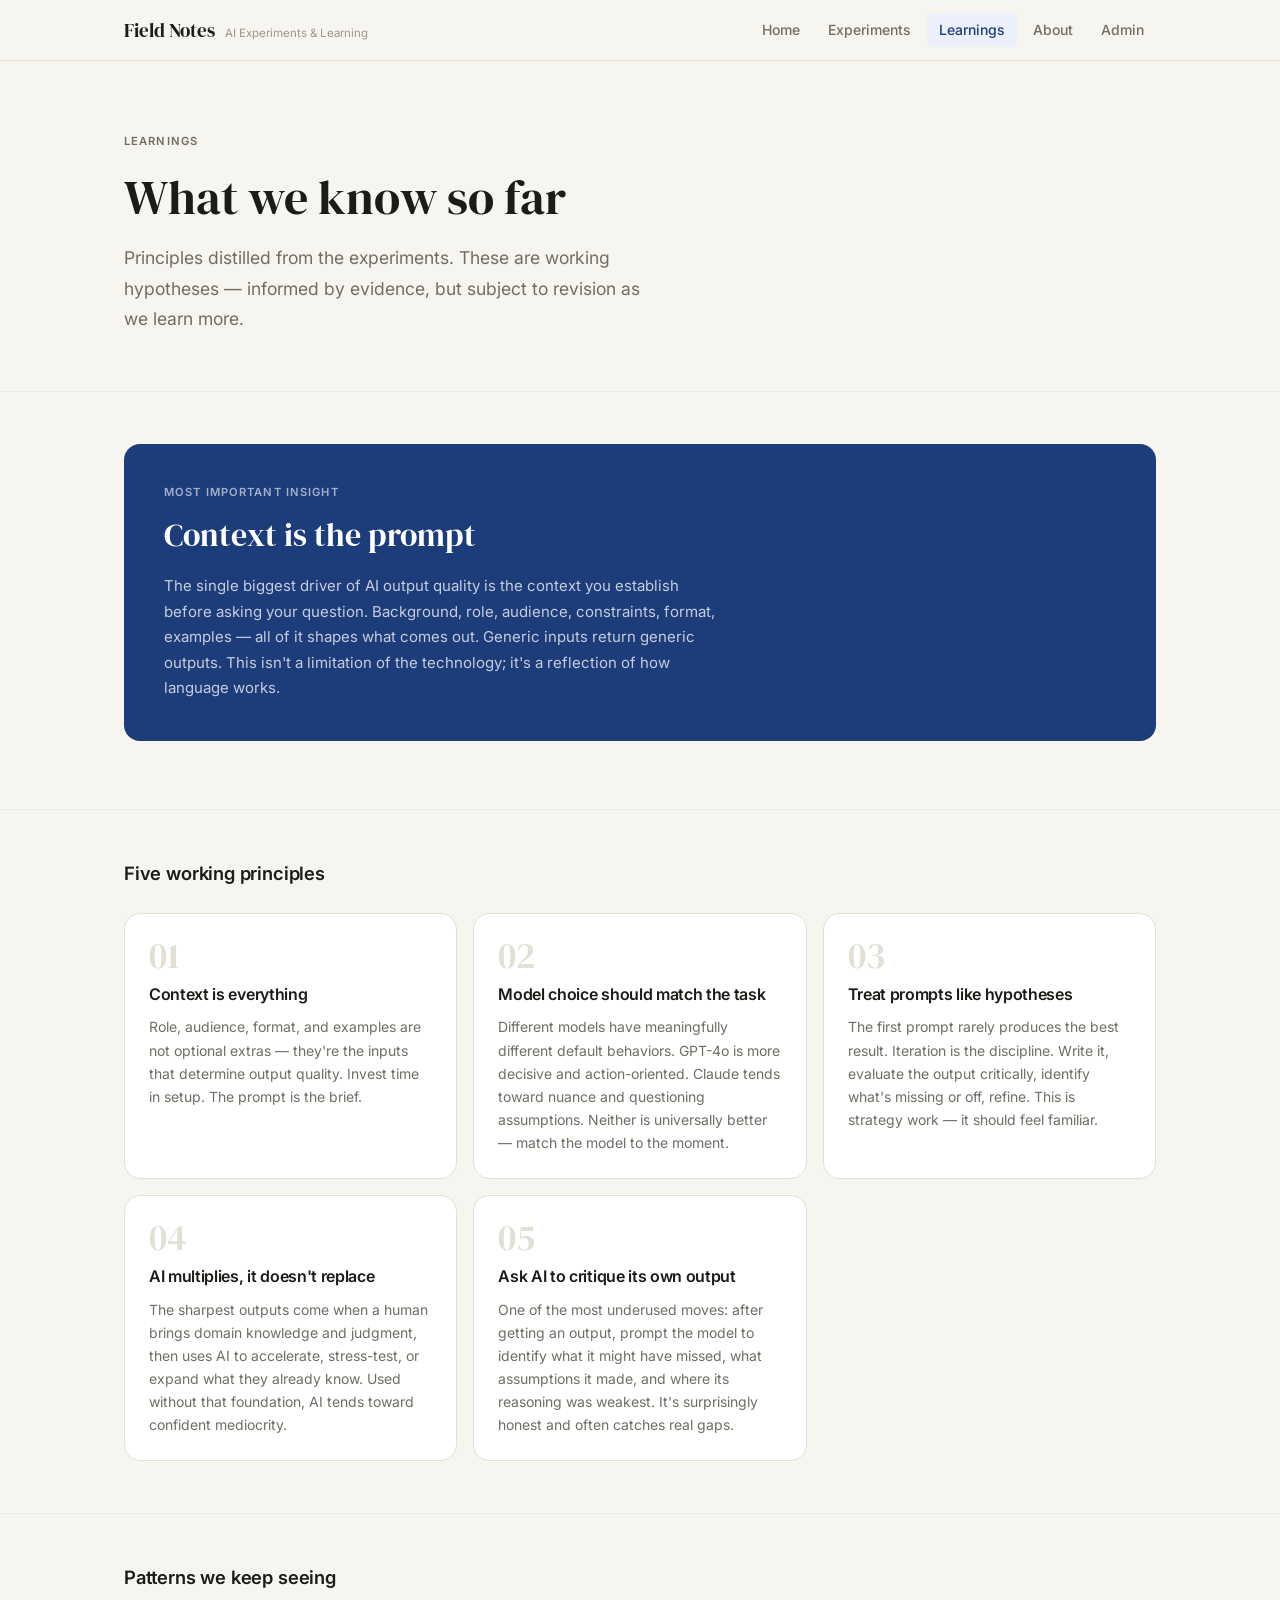
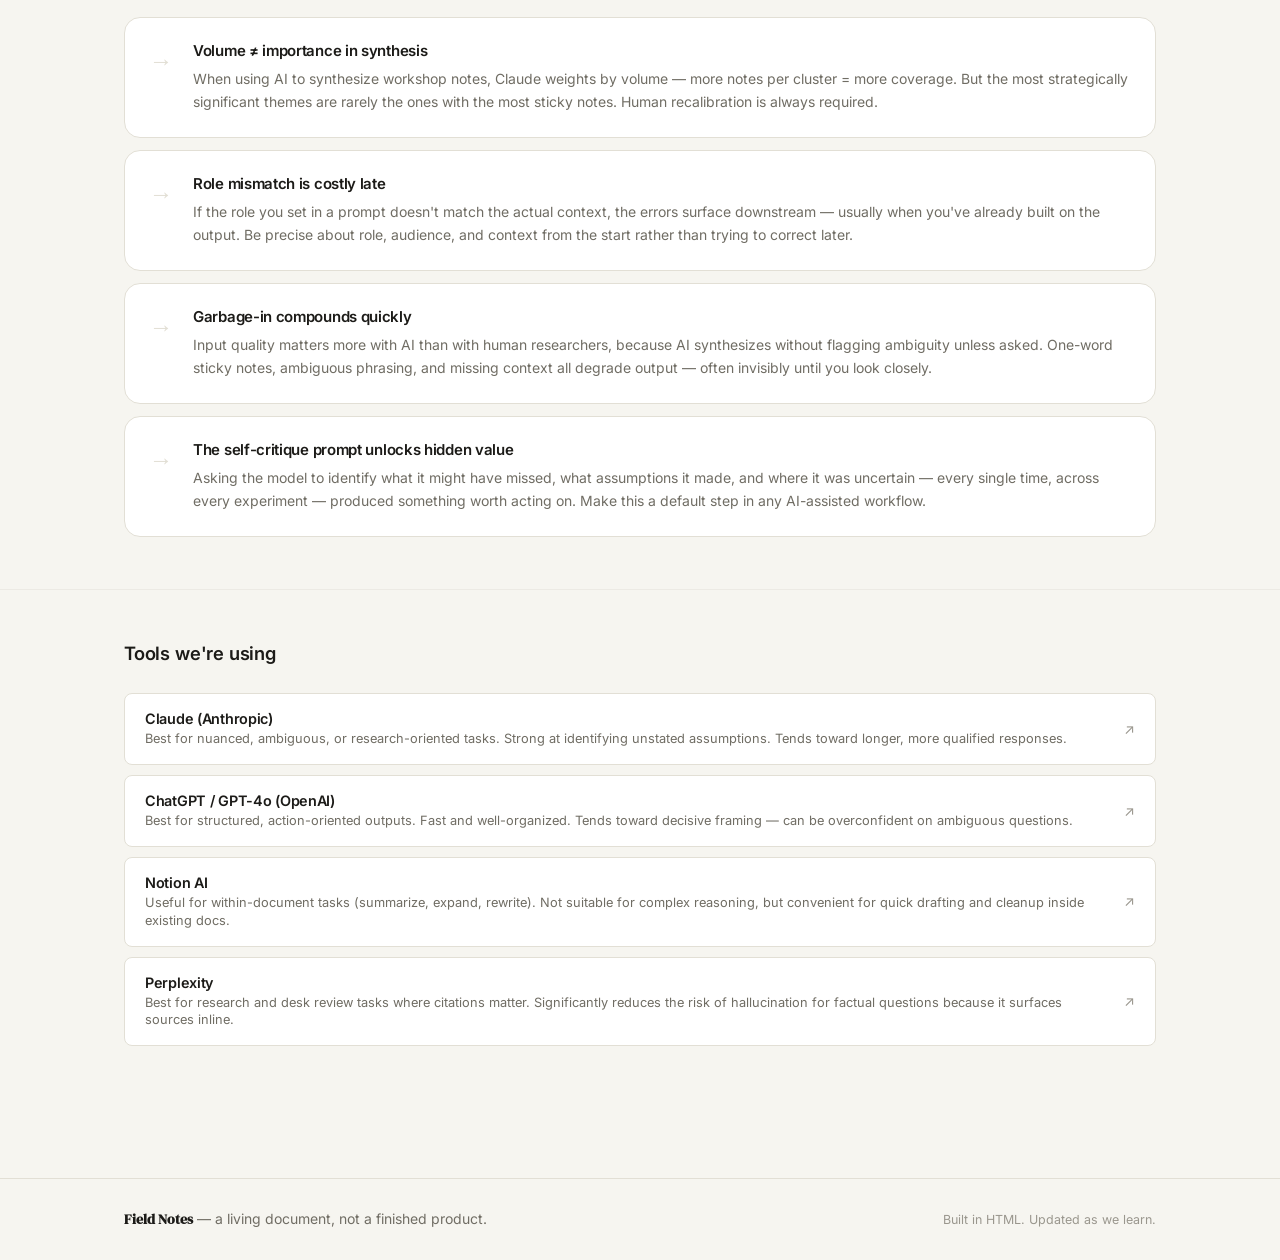
<file: learnings/index.html>
<!DOCTYPE html>
<html lang="en">
<head>
  <meta charset="UTF-8">
  <meta name="viewport" content="width=device-width, initial-scale=1.0">
  <title>Learnings — Field Notes</title>
  <meta name="description" content="Distilled principles and patterns from our AI experiments.">
  <link rel="stylesheet" href="../css/style.css">
</head>
<body>

  <!-- ── NAVIGATION ── -->
  <nav class="site-nav">
    <div class="nav-inner">
      <a href="../index.html" class="nav-brand">
        <span class="nav-brand-name">Field Notes</span>
        <span class="nav-brand-sub">AI Experiments &amp; Learning</span>
      </a>
      <ul class="nav-links">
        <li><a href="../index.html">Home</a></li>
        <li><a href="../experiments/index.html">Experiments</a></li>
        <li><a href="index.html" class="active">Learnings</a></li>
        <li><a href="../about/index.html">About</a></li>
        <li><a href="../admin/index.html">Admin</a></li>
      </ul>
    </div>
  </nav>

  <!-- ── HERO ── -->
  <header class="hero">
    <div class="container">
      <span class="eyebrow">Learnings</span>
      <h1>What we know so far</h1>
      <p class="hero-desc">
        Principles distilled from the experiments. These are working hypotheses — informed by evidence, but subject to revision as we learn more.
      </p>
    </div>
  </header>

  <!-- ── CONTENT ── -->
  <main>

    <!-- Featured principle -->
    <section class="section">
      <div class="container">
        <div class="featured-insight">
          <span class="eyebrow">Most important insight</span>
          <h2>Context is the prompt</h2>
          <p>The single biggest driver of AI output quality is the context you establish before asking your question. Background, role, audience, constraints, format, examples — all of it shapes what comes out. Generic inputs return generic outputs. This isn't a limitation of the technology; it's a reflection of how language works.</p>
        </div>
      </div>
    </section>

    <!-- Principles grid -->
    <section class="section">
      <div class="container">
        <div class="section-header">
          <h2>Five working principles</h2>
        </div>

        <div class="insights-grid">

          <div class="insight-card">
            <div class="insight-number">01</div>
            <h3>Context is everything</h3>
            <p>Role, audience, format, and examples are not optional extras — they're the inputs that determine output quality. Invest time in setup. The prompt is the brief.</p>
          </div>

          <div class="insight-card">
            <div class="insight-number">02</div>
            <h3>Model choice should match the task</h3>
            <p>Different models have meaningfully different default behaviors. GPT-4o is more decisive and action-oriented. Claude tends toward nuance and questioning assumptions. Neither is universally better — match the model to the moment.</p>
          </div>

          <div class="insight-card">
            <div class="insight-number">03</div>
            <h3>Treat prompts like hypotheses</h3>
            <p>The first prompt rarely produces the best result. Iteration is the discipline. Write it, evaluate the output critically, identify what's missing or off, refine. This is strategy work — it should feel familiar.</p>
          </div>

          <div class="insight-card">
            <div class="insight-number">04</div>
            <h3>AI multiplies, it doesn't replace</h3>
            <p>The sharpest outputs come when a human brings domain knowledge and judgment, then uses AI to accelerate, stress-test, or expand what they already know. Used without that foundation, AI tends toward confident mediocrity.</p>
          </div>

          <div class="insight-card">
            <div class="insight-number">05</div>
            <h3>Ask AI to critique its own output</h3>
            <p>One of the most underused moves: after getting an output, prompt the model to identify what it might have missed, what assumptions it made, and where its reasoning was weakest. It's surprisingly honest and often catches real gaps.</p>
          </div>

        </div>
      </div>
    </section>

    <!-- Patterns observed -->
    <section class="section">
      <div class="container">
        <div class="section-header">
          <h2>Patterns we keep seeing</h2>
        </div>

        <div style="display:flex; flex-direction:column; gap:12px;">

          <div style="background:var(--surface); border:1px solid var(--border); border-radius:var(--radius-lg); padding:24px; display:grid; grid-template-columns:auto 1fr; gap:20px; align-items:start;">
            <span style="font-family:var(--font-serif); font-size:1.5rem; color:var(--border);">→</span>
            <div>
              <h4 style="margin-bottom:6px;">Volume ≠ importance in synthesis</h4>
              <p style="font-size:0.875rem; color:var(--text-muted); line-height:1.65;">When using AI to synthesize workshop notes, Claude weights by volume — more notes per cluster = more coverage. But the most strategically significant themes are rarely the ones with the most sticky notes. Human recalibration is always required.</p>
            </div>
          </div>

          <div style="background:var(--surface); border:1px solid var(--border); border-radius:var(--radius-lg); padding:24px; display:grid; grid-template-columns:auto 1fr; gap:20px; align-items:start;">
            <span style="font-family:var(--font-serif); font-size:1.5rem; color:var(--border);">→</span>
            <div>
              <h4 style="margin-bottom:6px;">Role mismatch is costly late</h4>
              <p style="font-size:0.875rem; color:var(--text-muted); line-height:1.65;">If the role you set in a prompt doesn't match the actual context, the errors surface downstream — usually when you've already built on the output. Be precise about role, audience, and context from the start rather than trying to correct later.</p>
            </div>
          </div>

          <div style="background:var(--surface); border:1px solid var(--border); border-radius:var(--radius-lg); padding:24px; display:grid; grid-template-columns:auto 1fr; gap:20px; align-items:start;">
            <span style="font-family:var(--font-serif); font-size:1.5rem; color:var(--border);">→</span>
            <div>
              <h4 style="margin-bottom:6px;">Garbage-in compounds quickly</h4>
              <p style="font-size:0.875rem; color:var(--text-muted); line-height:1.65;">Input quality matters more with AI than with human researchers, because AI synthesizes without flagging ambiguity unless asked. One-word sticky notes, ambiguous phrasing, and missing context all degrade output — often invisibly until you look closely.</p>
            </div>
          </div>

          <div style="background:var(--surface); border:1px solid var(--border); border-radius:var(--radius-lg); padding:24px; display:grid; grid-template-columns:auto 1fr; gap:20px; align-items:start;">
            <span style="font-family:var(--font-serif); font-size:1.5rem; color:var(--border);">→</span>
            <div>
              <h4 style="margin-bottom:6px;">The self-critique prompt unlocks hidden value</h4>
              <p style="font-size:0.875rem; color:var(--text-muted); line-height:1.65;">Asking the model to identify what it might have missed, what assumptions it made, and where it was uncertain — every single time, across every experiment — produced something worth acting on. Make this a default step in any AI-assisted workflow.</p>
            </div>
          </div>

        </div>
      </div>
    </section>

    <!-- Resources -->
    <section class="section">
      <div class="container">
        <div class="section-header">
          <h2>Tools we're using</h2>
        </div>

        <div class="resource-list">
          <div class="resource-item">
            <div>
              <h4>Claude (Anthropic)</h4>
              <p>Best for nuanced, ambiguous, or research-oriented tasks. Strong at identifying unstated assumptions. Tends toward longer, more qualified responses.</p>
            </div>
            <span class="resource-arrow">↗</span>
          </div>
          <div class="resource-item">
            <div>
              <h4>ChatGPT / GPT-4o (OpenAI)</h4>
              <p>Best for structured, action-oriented outputs. Fast and well-organized. Tends toward decisive framing — can be overconfident on ambiguous questions.</p>
            </div>
            <span class="resource-arrow">↗</span>
          </div>
          <div class="resource-item">
            <div>
              <h4>Notion AI</h4>
              <p>Useful for within-document tasks (summarize, expand, rewrite). Not suitable for complex reasoning, but convenient for quick drafting and cleanup inside existing docs.</p>
            </div>
            <span class="resource-arrow">↗</span>
          </div>
          <div class="resource-item">
            <div>
              <h4>Perplexity</h4>
              <p>Best for research and desk review tasks where citations matter. Significantly reduces the risk of hallucination for factual questions because it surfaces sources inline.</p>
            </div>
            <span class="resource-arrow">↗</span>
          </div>
        </div>
      </div>
    </section>

  </main>

  <!-- ── FOOTER ── -->
  <footer class="site-footer">
    <div class="footer-inner">
      <p class="footer-left"><strong>Field Notes</strong> — a living document, not a finished product.</p>
      <p class="footer-right">Built in HTML. Updated as we learn.</p>
    </div>
  </footer>

</body>
</html>
</file>
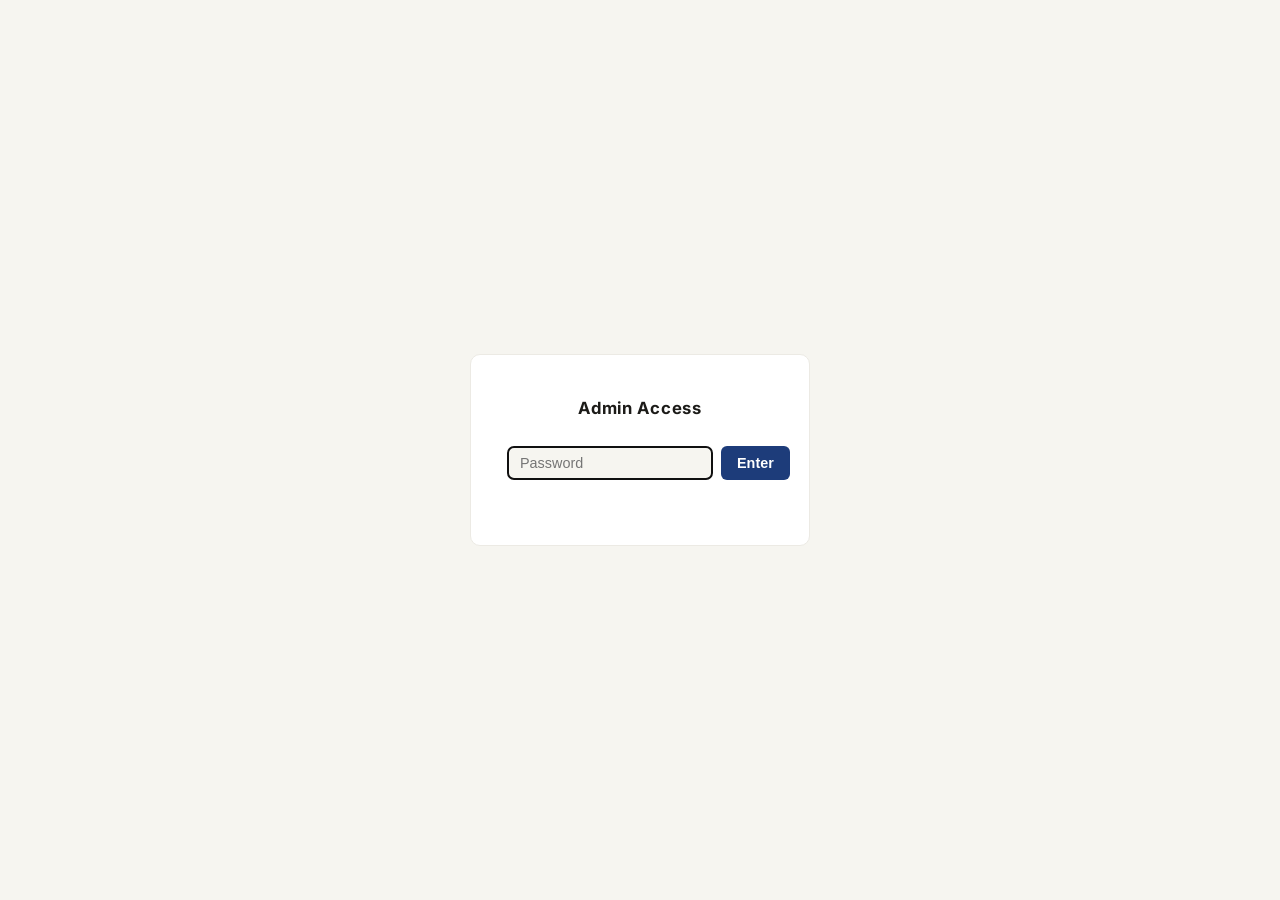
<file: admin/detail.html>
<!DOCTYPE html>
<html lang="en">
<head>
  <meta charset="UTF-8">
  <meta name="viewport" content="width=device-width, initial-scale=1.0">
  <title>Page Editor — Field Notes Admin</title>
  <link rel="stylesheet" href="../css/style.css">
  <style>
    /* ── ADMIN BANNER ── */
    .admin-banner {
      background: var(--accent);
      color: #fff;
      font-size: 0.72rem;
      font-weight: 600;
      letter-spacing: 0.07em;
      text-transform: uppercase;
      text-align: center;
      padding: 7px 24px;
    }

    /* ── CONNECTION BANNER ── */
    .conn-banner {
      display: flex;
      align-items: center;
      justify-content: space-between;
      gap: 12px;
      padding: 10px 16px;
      border-radius: var(--radius);
      font-size: 0.8rem;
      line-height: 1.5;
      flex-wrap: wrap;
    }
    .conn-banner--off { background: var(--yellow-light); border: 1px solid var(--yellow); color: var(--text); }
    .conn-banner--on  { background: var(--green-light);  border: 1px solid transparent;   color: var(--green); }
    #conn-status { flex: 1; }

    /* ── PAGE HEADER ── */
    .page-header {
      padding: 28px 0 20px;
      border-bottom: 1px solid var(--border-soft);
    }
    .page-header-inner {
      display: flex;
      align-items: flex-start;
      justify-content: space-between;
      gap: 16px;
      flex-wrap: wrap;
    }
    .breadcrumb {
      display: flex;
      align-items: center;
      gap: 6px;
      font-size: 0.78rem;
      color: var(--text-light);
      margin-bottom: 10px;
    }
    .breadcrumb a { color: var(--accent); text-decoration: none; }
    .breadcrumb a:hover { text-decoration: underline; }
    .breadcrumb span { color: var(--border); }
    .page-header h1 { font-size: 1.5rem; margin-bottom: 4px; }
    .page-header-sub { font-size: 0.875rem; color: var(--text-muted); }
    .page-header-actions { display: flex; gap: 8px; flex-wrap: wrap; align-items: center; margin-top: 4px; }

    /* ── LAYOUT ── */
    .editor-layout {
      display: grid;
      grid-template-columns: 1fr 280px;
      gap: 28px;
      padding: 28px 0 80px;
      align-items: start;
    }
    @media (max-width: 768px) {
      .editor-layout { grid-template-columns: 1fr; }
      .editor-sidebar { order: -1; }
    }

    /* ── SECTION EDITOR ── */
    .section-editor {
      background: var(--surface);
      border: 1px solid var(--border);
      border-radius: var(--radius-lg);
      overflow: hidden;
      margin-bottom: 16px;
    }
    .section-editor-header {
      display: flex;
      align-items: center;
      justify-content: space-between;
      padding: 14px 20px;
      background: var(--surface-tint);
      border-bottom: 1px solid var(--border-soft);
      cursor: pointer;
      user-select: none;
    }
    .section-editor-header:hover { background: var(--bg); }
    .section-editor-title {
      font-size: 0.72rem;
      font-weight: 700;
      letter-spacing: 0.1em;
      text-transform: uppercase;
      color: var(--text-muted);
    }
    .section-editor-badge {
      font-size: 0.65rem;
      color: var(--text-light);
      font-weight: 400;
      letter-spacing: 0;
      text-transform: none;
    }
    .section-toggle {
      font-size: 0.8rem;
      color: var(--text-light);
      transition: transform var(--transition);
    }
    .section-toggle.open { transform: rotate(180deg); }
    .section-editor-body {
      padding: 20px;
      display: none;
    }
    .section-editor-body.open { display: block; }

    /* ── FORM ELEMENTS ── */
    .field-group {
      margin-bottom: 16px;
    }
    .field-group:last-child { margin-bottom: 0; }
    .field-label {
      display: block;
      font-size: 0.68rem;
      font-weight: 700;
      letter-spacing: 0.1em;
      text-transform: uppercase;
      color: var(--text-muted);
      margin-bottom: 6px;
    }
    .field-hint {
      font-size: 0.72rem;
      color: var(--text-light);
      margin-top: 5px;
      line-height: 1.5;
    }
    textarea.field-input,
    input.field-input {
      font-family: var(--font-sans);
      font-size: 0.875rem;
      color: var(--text);
      background: var(--bg);
      border: 1px solid var(--border);
      border-radius: var(--radius);
      padding: 9px 12px;
      width: 100%;
      transition: border-color var(--transition), box-shadow var(--transition);
      -webkit-appearance: none;
      line-height: 1.65;
    }
    textarea.field-input { resize: vertical; }
    textarea.field-input:focus,
    input.field-input:focus {
      outline: none;
      border-color: var(--accent-mid);
      box-shadow: 0 0 0 3px rgba(48, 89, 180, 0.12);
    }
    .field-input.tall { min-height: 120px; }
    .field-input.short { min-height: 64px; }

    /* ── CALLOUT BLOCK ── */
    .callout-group {
      background: var(--accent-light);
      border-left: 3px solid var(--accent);
      border-radius: 0 var(--radius) var(--radius) 0;
      padding: 14px 16px;
      margin-top: 12px;
    }
    .callout-group.callout-green {
      background: var(--green-light);
      border-color: var(--green);
    }
    .callout-group-label {
      font-size: 0.65rem;
      font-weight: 700;
      letter-spacing: 0.1em;
      text-transform: uppercase;
      color: var(--accent-mid);
      margin-bottom: 10px;
    }
    .callout-green .callout-group-label { color: var(--green); }
    .callout-toggle-row {
      display: flex;
      align-items: center;
      gap: 8px;
      margin-top: 12px;
      font-size: 0.78rem;
      color: var(--text-muted);
    }
    .callout-toggle-row input[type="checkbox"] { cursor: pointer; }

    /* ── OPTIONAL SECTION TOGGLE ── */
    .optional-section { position: relative; }
    .optional-section .optional-overlay {
      position: absolute;
      inset: 0;
      background: rgba(246,245,240,0.7);
      border-radius: var(--radius-lg);
      z-index: 10;
      display: flex;
      align-items: center;
      justify-content: center;
    }
    .optional-section.is-enabled .optional-overlay { display: none; }

    /* ── SIDEBAR EDITOR ── */
    .editor-sidebar {}
    .sidebar-section {
      background: var(--surface);
      border: 1px solid var(--border);
      border-radius: var(--radius-lg);
      padding: 20px;
      margin-bottom: 16px;
    }
    .sidebar-section-title {
      font-size: 0.65rem;
      font-weight: 700;
      letter-spacing: 0.12em;
      text-transform: uppercase;
      color: var(--text-light);
      margin-bottom: 16px;
      padding-bottom: 10px;
      border-bottom: 1px solid var(--border-soft);
    }
    .meta-row {
      display: flex;
      justify-content: space-between;
      align-items: center;
      padding: 7px 0;
      border-bottom: 1px solid var(--border-soft);
      font-size: 0.82rem;
      gap: 8px;
    }
    .meta-row:last-child { border-bottom: none; }
    .meta-label { color: var(--text-light); flex-shrink: 0; }
    .meta-value { color: var(--text); text-align: right; }

    .related-row { margin-bottom: 12px; }
    .related-row:last-child { margin-bottom: 0; }
    .related-row-num {
      font-size: 0.65rem;
      font-weight: 700;
      letter-spacing: 0.1em;
      text-transform: uppercase;
      color: var(--text-light);
      margin-bottom: 6px;
    }
    .related-inputs { display: flex; flex-direction: column; gap: 5px; }

    /* ── PUBLISH BAR ── */
    .publish-bar {
      position: sticky;
      bottom: 0;
      background: rgba(246,245,240,0.96);
      backdrop-filter: blur(8px);
      -webkit-backdrop-filter: blur(8px);
      border-top: 1px solid var(--border);
      padding: 12px 0;
      z-index: 50;
    }
    .publish-bar-inner {
      display: flex;
      align-items: center;
      justify-content: space-between;
      gap: 12px;
      flex-wrap: wrap;
    }
    .draft-status {
      font-size: 0.78rem;
      color: var(--text-light);
    }
    .draft-status.saved { color: var(--green); }

    /* ── SYNC MSG ── */
    .sync-msg {
      display: none;
      position: fixed;
      bottom: 72px;
      right: 24px;
      padding: 10px 16px;
      border-radius: var(--radius);
      font-size: 0.8rem;
      font-weight: 500;
      z-index: 500;
      box-shadow: var(--shadow-md);
      max-width: 320px;
    }
    .sync-msg--ok  { background: var(--green-light); color: var(--green);  border: 1px solid transparent; }
    .sync-msg--err { background: var(--red-light);   color: var(--red);    border: 1px solid var(--red-light); }

    /* ── NOT FOUND ── */
    .not-found {
      text-align: center;
      padding: 80px 24px;
      color: var(--text-muted);
    }
    .not-found h2 { margin-bottom: 12px; font-family: var(--font-serif); font-weight: 400; }
    .not-found p { font-size: 0.9rem; margin-bottom: 24px; }
  </style>
</head>
<body>

  <div class="admin-banner">&#x1F512; Admin Area — Page Editor</div>

  <!-- NAV -->
  <nav class="site-nav">
    <div class="nav-inner">
      <a href="../index.html" class="nav-brand">
        <span class="nav-brand-name">Field Notes</span>
        <span class="nav-brand-sub">AI Experiments &amp; Learning</span>
      </a>
      <ul class="nav-links">
        <li><a href="../index.html">Home</a></li>
        <li><a href="../experiments/index.html">Experiments</a></li>
        <li><a href="../learnings/index.html">Learnings</a></li>
        <li><a href="../about/index.html">About</a></li>
        <li><a href="index.html" class="active">Admin</a></li>
      </ul>
    </div>
  </nav>

  <main>
    <div class="container">

      <!-- Connection banner -->
      <div class="conn-banner" id="conn-banner" style="margin-top:20px">
        <span id="conn-status"></span>
        <button class="btn btn-ghost btn-sm" id="connect-btn">Connect site folder</button>
      </div>

      <!-- Not-found state (shown if no valid id param) -->
      <div class="not-found" id="not-found" style="display:none">
        <h2>Experiment not found</h2>
        <p>No experiment matched that ID. Go back and choose one from the list.</p>
        <a href="index.html" class="btn btn-ghost">Back to Experiments Admin</a>
      </div>

      <!-- Editor (shown when experiment found) -->
      <div id="editor-root" style="display:none">

        <!-- Page header -->
        <div class="page-header">
          <div class="breadcrumb">
            <a href="index.html">Experiments Admin</a>
            <span>/</span>
            <span id="bc-title">Page Editor</span>
          </div>
          <div class="page-header-inner">
            <div>
              <h1 id="page-title">Loading…</h1>
              <p class="page-header-sub" id="page-sub"></p>
            </div>
            <div class="page-header-actions">
              <a id="view-link" href="#" target="_blank" class="btn btn-ghost btn-sm" style="display:none">View live page &#x2197;</a>
              <button id="load-from-file-btn" class="btn btn-ghost btn-sm" style="display:none">Load from file</button>
            </div>
          </div>
        </div>

        <!-- Editor layout -->
        <div class="editor-layout">

          <!-- Main content sections -->
          <div class="editor-main" id="editor-main">

            <!-- Context & Goal -->
            <div class="section-editor" id="sec-context">
              <div class="section-editor-header" data-toggle="sec-context">
                <span class="section-editor-title">Context &amp; Goal</span>
                <span class="section-toggle open">&#x25BE;</span>
              </div>
              <div class="section-editor-body open">
                <div class="field-group">
                  <label class="field-label" for="f-context">Content</label>
                  <textarea class="field-input tall" id="f-context" placeholder="Describe the context and goal of this experiment. Separate paragraphs with a blank line."></textarea>
                  <p class="field-hint">Separate paragraphs with a blank line. Basic HTML tags (&lt;strong&gt;, &lt;a&gt;, &lt;em&gt;) are supported.</p>
                </div>
              </div>
            </div>

            <!-- What We Tried -->
            <div class="section-editor" id="sec-tried">
              <div class="section-editor-header" data-toggle="sec-tried">
                <span class="section-editor-title">What We Tried</span>
                <span class="section-toggle open">&#x25BE;</span>
              </div>
              <div class="section-editor-body open">
                <div class="field-group">
                  <label class="field-label" for="f-tried">Content</label>
                  <textarea class="field-input tall" id="f-tried" placeholder="Describe what you tested, how you did it, and any setup details."></textarea>
                  <p class="field-hint">Separate paragraphs with a blank line.</p>
                </div>
              </div>
            </div>

            <!-- Results -->
            <div class="section-editor" id="sec-results">
              <div class="section-editor-header" data-toggle="sec-results">
                <span class="section-editor-title">Results</span>
                <span class="section-toggle open">&#x25BE;</span>
              </div>
              <div class="section-editor-body open">
                <div class="field-group">
                  <label class="field-label" for="f-results">Content</label>
                  <textarea class="field-input tall" id="f-results" placeholder="What happened? What did you observe?"></textarea>
                  <p class="field-hint">Separate paragraphs with a blank line.</p>
                </div>
                <div class="callout-toggle-row">
                  <input type="checkbox" id="results-callout-enabled">
                  <label for="results-callout-enabled" style="cursor:pointer">Include a callout block (Key Result)</label>
                </div>
                <div id="results-callout-wrap" style="display:none">
                  <div class="callout-group" style="margin-top:12px">
                    <div class="callout-group-label">Callout block</div>
                    <div class="field-group">
                      <label class="field-label" for="f-results-callout-label">Label</label>
                      <input type="text" class="field-input" id="f-results-callout-label" placeholder="e.g. Key Result">
                    </div>
                    <div class="field-group">
                      <label class="field-label" for="f-results-callout-body">Content</label>
                      <textarea class="field-input short" id="f-results-callout-body" placeholder="The key finding from the results."></textarea>
                    </div>
                  </div>
                </div>
              </div>
            </div>

            <!-- Complications & Caveats (optional) -->
            <div class="section-editor optional-section" id="sec-caveats">
              <div class="optional-overlay" id="caveats-overlay">
                <button class="btn btn-ghost btn-sm" id="enable-caveats-btn">+ Add Complications &amp; Caveats section</button>
              </div>
              <div class="section-editor-header" data-toggle="sec-caveats">
                <span class="section-editor-title">Complications &amp; Caveats <span class="section-editor-badge">(optional)</span></span>
                <span class="section-toggle open">&#x25BE;</span>
              </div>
              <div class="section-editor-body open">
                <div class="field-group">
                  <label class="field-label" for="f-caveats">Content</label>
                  <textarea class="field-input tall" id="f-caveats" placeholder="What didn't go as expected? What caveats should readers keep in mind?"></textarea>
                  <p class="field-hint">Separate paragraphs with a blank line. Leave blank to omit this section entirely.</p>
                </div>
                <button class="btn btn-ghost btn-sm" id="disable-caveats-btn" style="margin-top:8px">Remove this section</button>
              </div>
            </div>

            <!-- Takeaway -->
            <div class="section-editor" id="sec-takeaway">
              <div class="section-editor-header" data-toggle="sec-takeaway">
                <span class="section-editor-title">Takeaway</span>
                <span class="section-toggle open">&#x25BE;</span>
              </div>
              <div class="section-editor-body open">
                <div class="callout-group callout-green">
                  <div class="callout-group-label">Green callout (required)</div>
                  <div class="field-group">
                    <label class="field-label" for="f-takeaway-label">Label</label>
                    <input type="text" class="field-input" id="f-takeaway-label" placeholder="e.g. The Principle">
                  </div>
                  <div class="field-group">
                    <label class="field-label" for="f-takeaway-callout">Content</label>
                    <textarea class="field-input short" id="f-takeaway-callout" placeholder="The key takeaway in one or two sentences."></textarea>
                  </div>
                </div>
                <div class="field-group" style="margin-top:16px">
                  <label class="field-label" for="f-takeaway-extra">Additional paragraph <span style="font-weight:400;text-transform:none;letter-spacing:0;font-size:0.7rem;color:var(--text-light)">(optional)</span></label>
                  <textarea class="field-input" id="f-takeaway-extra" placeholder="Optional extra context after the callout."></textarea>
                  <p class="field-hint">Separate paragraphs with a blank line. Leave blank to omit.</p>
                </div>
              </div>
            </div>

          </div><!-- /editor-main -->

          <!-- Sidebar editor -->
          <aside class="editor-sidebar">

            <div class="sidebar-section">
              <div class="sidebar-section-title">Experiment Details</div>
              <div class="meta-row"><span class="meta-label">Number</span><span class="meta-value" id="s-number">—</span></div>
              <div class="meta-row"><span class="meta-label">Date</span><span class="meta-value" id="s-date">—</span></div>
              <div class="meta-row"><span class="meta-label">Tool / Model</span><span class="meta-value" id="s-tools">—</span></div>
              <div class="meta-row"><span class="meta-label">Category</span><span class="meta-value" id="s-category">—</span></div>
              <div class="meta-row"><span class="meta-label">Signal</span><span class="meta-value" id="s-signal">—</span></div>
              <div class="meta-row" style="align-items:flex-start;padding-top:10px">
                <label class="meta-label field-label" for="f-effort" style="padding-top:2px">Effort</label>
                <input type="text" class="field-input" id="f-effort" placeholder="e.g. ~3 hours" style="font-size:0.82rem;padding:5px 8px;max-width:120px;text-align:right">
              </div>
              <p class="field-hint" style="margin-top:4px">Other fields are managed from <a href="index.html" style="color:var(--accent)">Experiments Admin</a>.</p>
            </div>

            <div class="sidebar-section">
              <div class="sidebar-section-title">Related Links</div>
              <div class="related-row">
                <div class="related-row-num">Link 1</div>
                <div class="related-inputs">
                  <input type="text" class="field-input" id="f-rel1-label" placeholder="Label (e.g. Experiment 002 →)">
                  <input type="text" class="field-input" id="f-rel1-href" placeholder="URL (e.g. experiment-002.html)">
                </div>
              </div>
              <div class="related-row">
                <div class="related-row-num">Link 2</div>
                <div class="related-inputs">
                  <input type="text" class="field-input" id="f-rel2-label" placeholder="Label">
                  <input type="text" class="field-input" id="f-rel2-href" placeholder="URL">
                </div>
              </div>
            </div>

            <div class="sidebar-section">
              <div class="sidebar-section-title">Actions</div>
              <div style="display:flex;flex-direction:column;gap:8px">
                <button class="btn btn-ghost btn-sm" id="preview-btn" style="justify-content:center">Preview in new tab</button>
                <a href="index.html" class="btn btn-ghost btn-sm" style="justify-content:center;text-align:center">&larr; Back to Admin</a>
              </div>
            </div>

          </aside>

        </div><!-- /editor-layout -->
      </div><!-- /editor-root -->

    </div><!-- /container -->
  </main>

  <!-- Sticky publish bar -->
  <div class="publish-bar" id="publish-bar" style="display:none">
    <div class="container">
      <div class="publish-bar-inner">
        <span class="draft-status" id="draft-status">Unsaved changes</span>
        <div style="display:flex;gap:8px">
          <button class="btn btn-ghost" id="save-draft-btn">Save draft</button>
          <button class="btn btn-primary" id="publish-btn">Publish to file</button>
        </div>
      </div>
    </div>
  </div>

  <div class="sync-msg" id="sync-msg"></div>

  <script src="auth.js"></script>
  <script src="detail.js"></script>
</body>
</html>
</file>
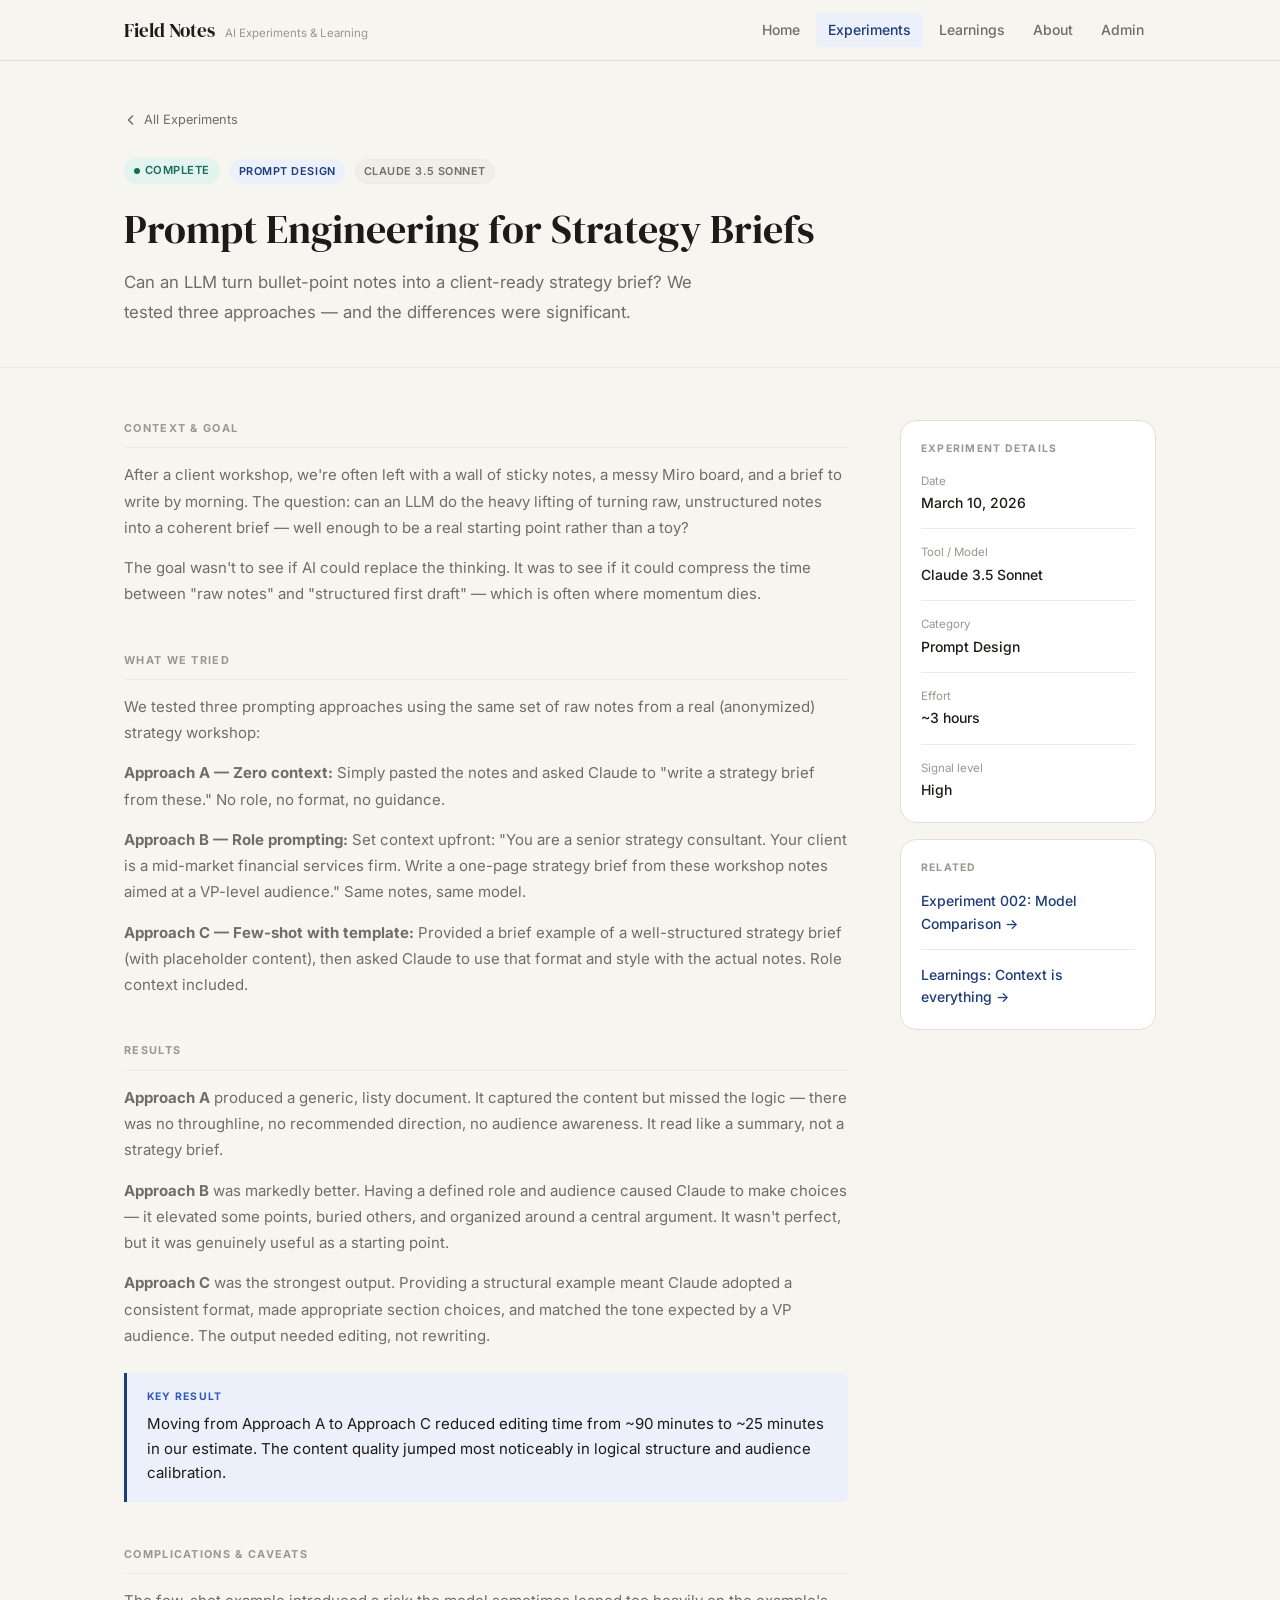
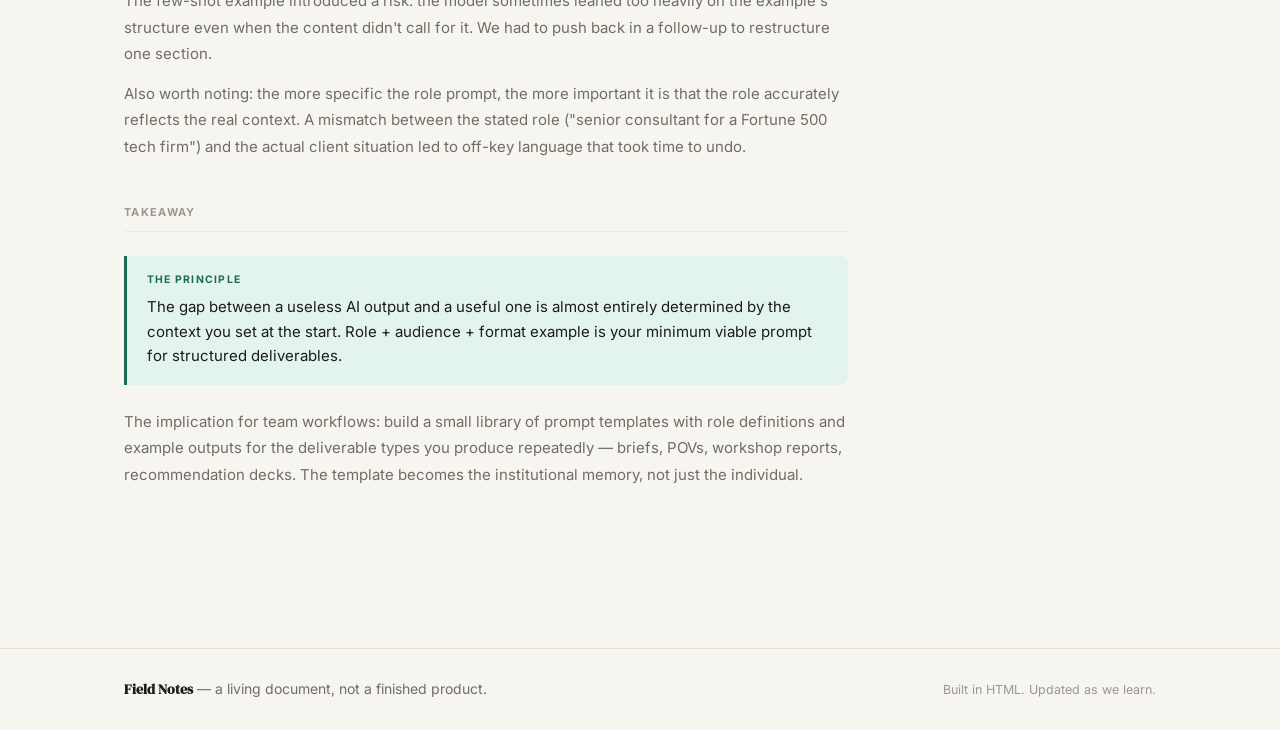
<file: experiments/experiment-001.html>
<!DOCTYPE html>
<html lang="en">
<head>
  <meta charset="UTF-8">
  <meta name="viewport" content="width=device-width, initial-scale=1.0">
  <title>Experiment 001: Prompt Engineering for Strategy Briefs — Field Notes</title>
  <meta name="description" content="Testing three prompting approaches to generate a client-ready strategy brief from raw bullet-point notes.">
  <link rel="stylesheet" href="../css/style.css">
</head>
<body>

  <!-- ── NAVIGATION ── -->
  <nav class="site-nav">
    <div class="nav-inner">
      <a href="../index.html" class="nav-brand">
        <span class="nav-brand-name">Field Notes</span>
        <span class="nav-brand-sub">AI Experiments &amp; Learning</span>
      </a>
      <ul class="nav-links">
        <li><a href="../index.html">Home</a></li>
        <li><a href="index.html" class="active">Experiments</a></li>
        <li><a href="../learnings/index.html">Learnings</a></li>
        <li><a href="../about/index.html">About</a></li>
        <li><a href="../admin/index.html">Admin</a></li>
      </ul>
    </div>
  </nav>

  <!-- ── EXPERIMENT HEADER ── -->
  <header class="experiment-header">
    <div class="container">
      <a href="index.html" class="back-link">
        <svg width="14" height="14" viewBox="0 0 14 14" fill="none" xmlns="http://www.w3.org/2000/svg">
          <path d="M8.5 11L4.5 7L8.5 3" stroke="currentColor" stroke-width="1.5" stroke-linecap="round" stroke-linejoin="round"/>
        </svg>
        All Experiments
      </a>
      <div class="experiment-header-meta">
        <span class="status-badge status--complete">Complete</span>
        <span class="tag tag--blue">Prompt Design</span>
        <span class="tag">Claude 3.5 Sonnet</span>
      </div>
      <h1>Prompt Engineering for Strategy Briefs</h1>
      <p class="experiment-header-desc">
        Can an LLM turn bullet-point notes into a client-ready strategy brief? We tested three approaches — and the differences were significant.
      </p>
    </div>
  </header>

  <!-- ── EXPERIMENT BODY ── -->
  <div class="experiment-body">
    <div class="container">
      <div class="experiment-layout">

        <!-- ── MAIN CONTENT ── -->
        <div class="experiment-content">

          <div class="experiment-section">
            <div class="section-label">Context &amp; Goal</div>
            <p>After a client workshop, we're often left with a wall of sticky notes, a messy Miro board, and a brief to write by morning. The question: can an LLM do the heavy lifting of turning raw, unstructured notes into a coherent brief — well enough to be a real starting point rather than a toy?</p>
            <p>The goal wasn't to see if AI could replace the thinking. It was to see if it could compress the time between "raw notes" and "structured first draft" — which is often where momentum dies.</p>
          </div>

          <div class="experiment-section">
            <div class="section-label">What We Tried</div>
            <p>We tested three prompting approaches using the same set of raw notes from a real (anonymized) strategy workshop:</p>

            <p><strong>Approach A — Zero context:</strong> Simply pasted the notes and asked Claude to "write a strategy brief from these." No role, no format, no guidance.</p>

            <p><strong>Approach B — Role prompting:</strong> Set context upfront: "You are a senior strategy consultant. Your client is a mid-market financial services firm. Write a one-page strategy brief from these workshop notes aimed at a VP-level audience." Same notes, same model.</p>

            <p><strong>Approach C — Few-shot with template:</strong> Provided a brief example of a well-structured strategy brief (with placeholder content), then asked Claude to use that format and style with the actual notes. Role context included.</p>
          </div>

          <div class="experiment-section">
            <div class="section-label">Results</div>
            <p><strong>Approach A</strong> produced a generic, listy document. It captured the content but missed the logic — there was no throughline, no recommended direction, no audience awareness. It read like a summary, not a strategy brief.</p>

            <p><strong>Approach B</strong> was markedly better. Having a defined role and audience caused Claude to make choices — it elevated some points, buried others, and organized around a central argument. It wasn't perfect, but it was genuinely useful as a starting point.</p>

            <p><strong>Approach C</strong> was the strongest output. Providing a structural example meant Claude adopted a consistent format, made appropriate section choices, and matched the tone expected by a VP audience. The output needed editing, not rewriting.</p>

            <div class="callout">
              <div class="callout-label">Key Result</div>
              <p>Moving from Approach A to Approach C reduced editing time from ~90 minutes to ~25 minutes in our estimate. The content quality jumped most noticeably in logical structure and audience calibration.</p>
            </div>
          </div>

          <div class="experiment-section">
            <div class="section-label">Complications &amp; Caveats</div>
            <p>The few-shot example introduced a risk: the model sometimes leaned too heavily on the example's structure even when the content didn't call for it. We had to push back in a follow-up to restructure one section.</p>
            <p>Also worth noting: the more specific the role prompt, the more important it is that the role accurately reflects the real context. A mismatch between the stated role ("senior consultant for a Fortune 500 tech firm") and the actual client situation led to off-key language that took time to undo.</p>
          </div>

          <div class="experiment-section">
            <div class="section-label">Takeaway</div>
            <div class="callout callout--green">
              <div class="callout-label">The Principle</div>
              <p>The gap between a useless AI output and a useful one is almost entirely determined by the context you set at the start. Role + audience + format example is your minimum viable prompt for structured deliverables.</p>
            </div>
            <p>The implication for team workflows: build a small library of prompt templates with role definitions and example outputs for the deliverable types you produce repeatedly — briefs, POVs, workshop reports, recommendation decks. The template becomes the institutional memory, not just the individual.</p>
          </div>

        </div>

        <!-- ── SIDEBAR ── -->
        <aside class="experiment-sidebar">

          <div class="sidebar-card">
            <div class="sidebar-card-title">Experiment Details</div>
            <div class="sidebar-row">
              <span class="sidebar-row-label">Date</span>
              <span class="sidebar-row-value">March 10, 2026</span>
            </div>
            <div class="sidebar-row">
              <span class="sidebar-row-label">Tool / Model</span>
              <span class="sidebar-row-value">Claude 3.5 Sonnet</span>
            </div>
            <div class="sidebar-row">
              <span class="sidebar-row-label">Category</span>
              <span class="sidebar-row-value">Prompt Design</span>
            </div>
            <div class="sidebar-row">
              <span class="sidebar-row-label">Effort</span>
              <span class="sidebar-row-value">~3 hours</span>
            </div>
            <div class="sidebar-row">
              <span class="sidebar-row-label">Signal level</span>
              <span class="sidebar-row-value">High</span>
            </div>
          </div>

          <div class="sidebar-card">
            <div class="sidebar-card-title">Related</div>
            <div class="sidebar-row">
              <a href="experiment-002.html" style="font-size:0.875rem; color:var(--accent); font-weight:500;">Experiment 002: Model Comparison →</a>
            </div>
            <div class="sidebar-row">
              <a href="../learnings/index.html" style="font-size:0.875rem; color:var(--accent); font-weight:500;">Learnings: Context is everything →</a>
            </div>
          </div>

        </aside>

      </div>
    </div>
  </div>

  <!-- ── FOOTER ── -->
  <footer class="site-footer">
    <div class="footer-inner">
      <p class="footer-left"><strong>Field Notes</strong> — a living document, not a finished product.</p>
      <p class="footer-right">Built in HTML. Updated as we learn.</p>
    </div>
  </footer>

</body>
</html>
</file>
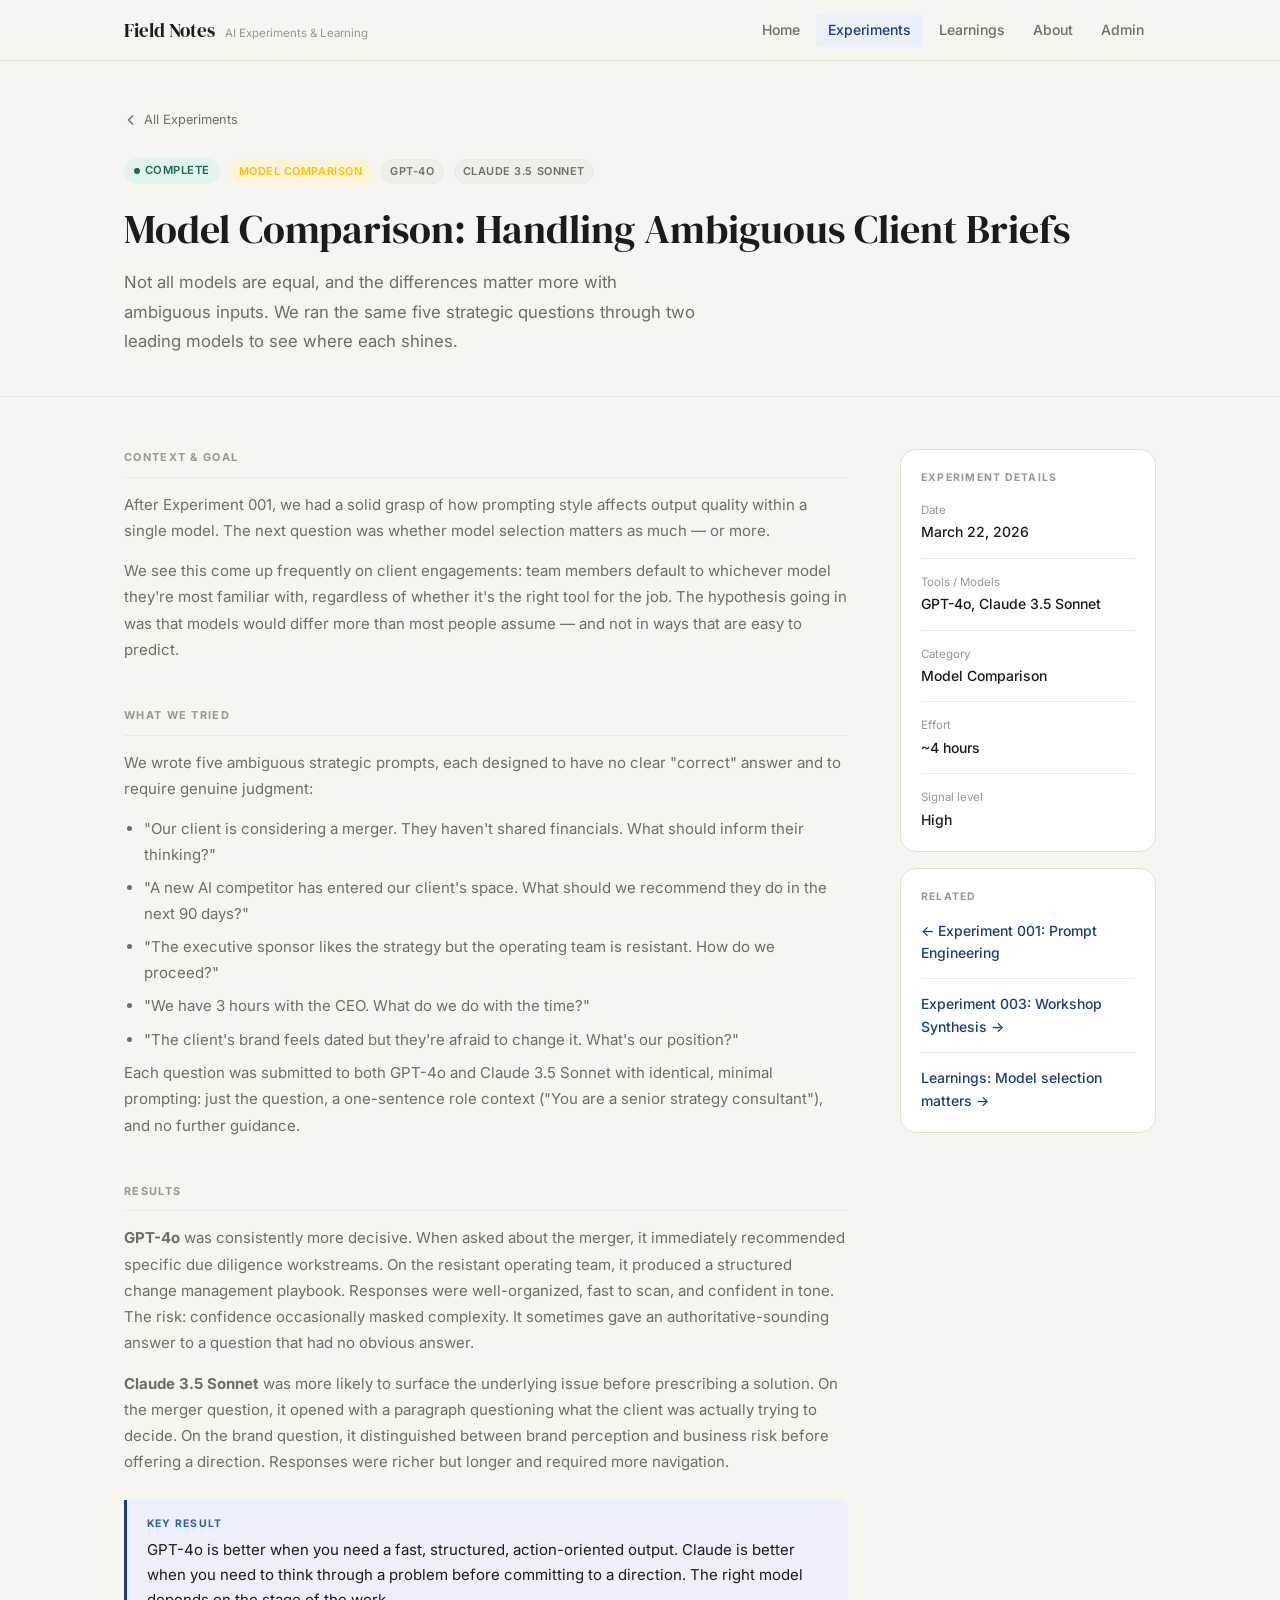
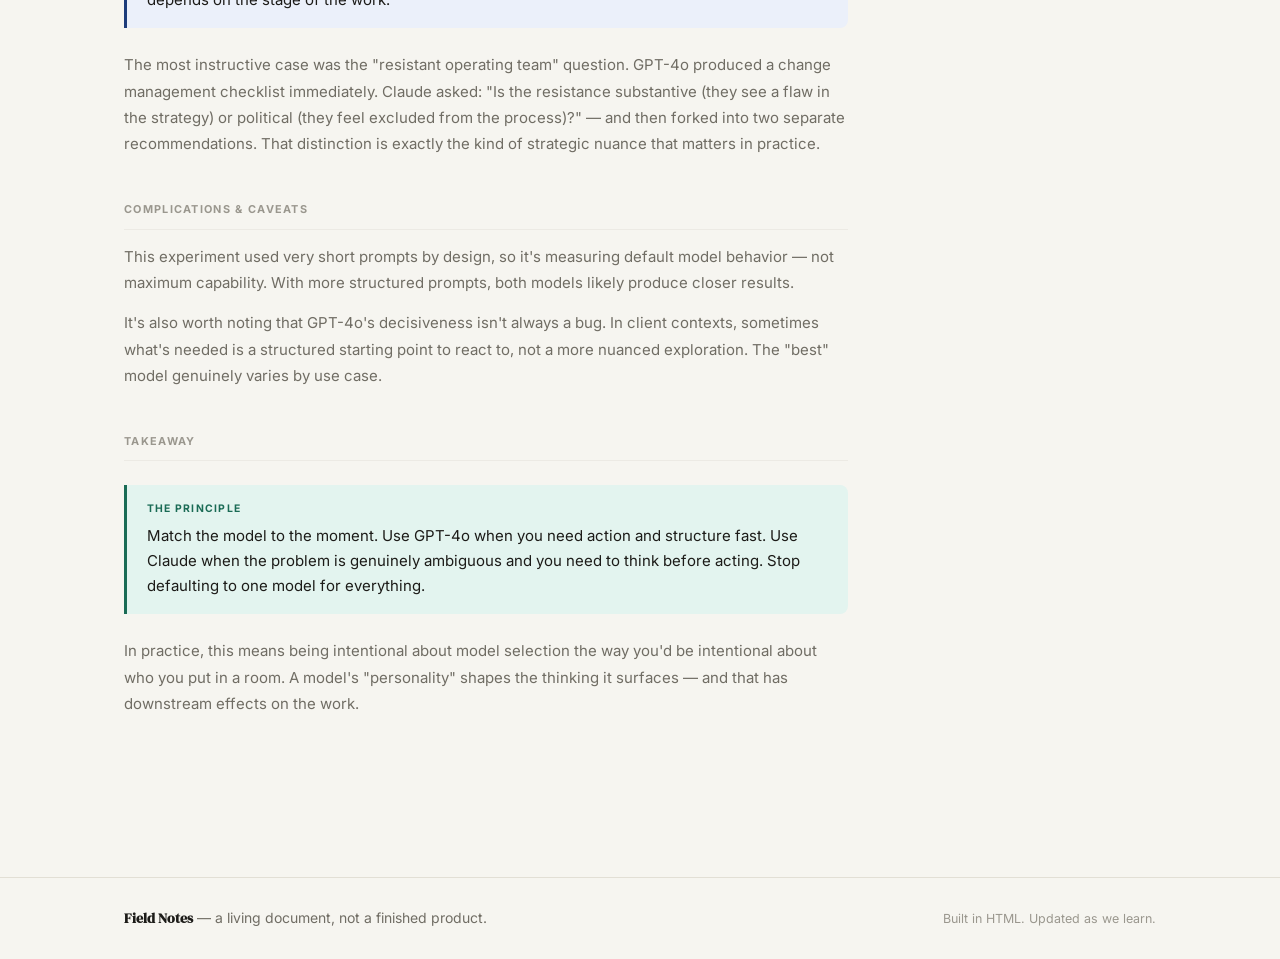
<file: experiments/experiment-002.html>
<!DOCTYPE html>
<html lang="en">
<head>
  <meta charset="UTF-8">
  <meta name="viewport" content="width=device-width, initial-scale=1.0">
  <title>Experiment 002: Model Comparison — Field Notes</title>
  <meta name="description" content="Comparing GPT-4o and Claude 3.5 Sonnet on ambiguous strategic questions.">
  <link rel="stylesheet" href="../css/style.css">
</head>
<body>

  <!-- ── NAVIGATION ── -->
  <nav class="site-nav">
    <div class="nav-inner">
      <a href="../index.html" class="nav-brand">
        <span class="nav-brand-name">Field Notes</span>
        <span class="nav-brand-sub">AI Experiments &amp; Learning</span>
      </a>
      <ul class="nav-links">
        <li><a href="../index.html">Home</a></li>
        <li><a href="index.html" class="active">Experiments</a></li>
        <li><a href="../learnings/index.html">Learnings</a></li>
        <li><a href="../about/index.html">About</a></li>
        <li><a href="../admin/index.html">Admin</a></li>
      </ul>
    </div>
  </nav>

  <!-- ── EXPERIMENT HEADER ── -->
  <header class="experiment-header">
    <div class="container">
      <a href="index.html" class="back-link">
        <svg width="14" height="14" viewBox="0 0 14 14" fill="none" xmlns="http://www.w3.org/2000/svg">
          <path d="M8.5 11L4.5 7L8.5 3" stroke="currentColor" stroke-width="1.5" stroke-linecap="round" stroke-linejoin="round"/>
        </svg>
        All Experiments
      </a>
      <div class="experiment-header-meta">
        <span class="status-badge status--complete">Complete</span>
        <span class="tag tag--yellow">Model Comparison</span>
        <span class="tag">GPT-4o</span>
        <span class="tag">Claude 3.5 Sonnet</span>
      </div>
      <h1>Model Comparison: Handling Ambiguous Client Briefs</h1>
      <p class="experiment-header-desc">
        Not all models are equal, and the differences matter more with ambiguous inputs. We ran the same five strategic questions through two leading models to see where each shines.
      </p>
    </div>
  </header>

  <!-- ── EXPERIMENT BODY ── -->
  <div class="experiment-body">
    <div class="container">
      <div class="experiment-layout">

        <!-- ── MAIN CONTENT ── -->
        <div class="experiment-content">

          <div class="experiment-section">
            <div class="section-label">Context &amp; Goal</div>
            <p>After Experiment 001, we had a solid grasp of how prompting style affects output quality within a single model. The next question was whether model selection matters as much — or more.</p>
            <p>We see this come up frequently on client engagements: team members default to whichever model they're most familiar with, regardless of whether it's the right tool for the job. The hypothesis going in was that models would differ more than most people assume — and not in ways that are easy to predict.</p>
          </div>

          <div class="experiment-section">
            <div class="section-label">What We Tried</div>
            <p>We wrote five ambiguous strategic prompts, each designed to have no clear "correct" answer and to require genuine judgment:</p>
            <ul>
              <li>"Our client is considering a merger. They haven't shared financials. What should inform their thinking?"</li>
              <li>"A new AI competitor has entered our client's space. What should we recommend they do in the next 90 days?"</li>
              <li>"The executive sponsor likes the strategy but the operating team is resistant. How do we proceed?"</li>
              <li>"We have 3 hours with the CEO. What do we do with the time?"</li>
              <li>"The client's brand feels dated but they're afraid to change it. What's our position?"</li>
            </ul>
            <p>Each question was submitted to both GPT-4o and Claude 3.5 Sonnet with identical, minimal prompting: just the question, a one-sentence role context ("You are a senior strategy consultant"), and no further guidance.</p>
          </div>

          <div class="experiment-section">
            <div class="section-label">Results</div>
            <p><strong>GPT-4o</strong> was consistently more decisive. When asked about the merger, it immediately recommended specific due diligence workstreams. On the resistant operating team, it produced a structured change management playbook. Responses were well-organized, fast to scan, and confident in tone. The risk: confidence occasionally masked complexity. It sometimes gave an authoritative-sounding answer to a question that had no obvious answer.</p>

            <p><strong>Claude 3.5 Sonnet</strong> was more likely to surface the underlying issue before prescribing a solution. On the merger question, it opened with a paragraph questioning what the client was actually trying to decide. On the brand question, it distinguished between brand perception and business risk before offering a direction. Responses were richer but longer and required more navigation.</p>

            <div class="callout">
              <div class="callout-label">Key Result</div>
              <p>GPT-4o is better when you need a fast, structured, action-oriented output. Claude is better when you need to think through a problem before committing to a direction. The right model depends on the stage of the work.</p>
            </div>

            <p>The most instructive case was the "resistant operating team" question. GPT-4o produced a change management checklist immediately. Claude asked: "Is the resistance substantive (they see a flaw in the strategy) or political (they feel excluded from the process)?" — and then forked into two separate recommendations. That distinction is exactly the kind of strategic nuance that matters in practice.</p>
          </div>

          <div class="experiment-section">
            <div class="section-label">Complications &amp; Caveats</div>
            <p>This experiment used very short prompts by design, so it's measuring default model behavior — not maximum capability. With more structured prompts, both models likely produce closer results.</p>
            <p>It's also worth noting that GPT-4o's decisiveness isn't always a bug. In client contexts, sometimes what's needed is a structured starting point to react to, not a more nuanced exploration. The "best" model genuinely varies by use case.</p>
          </div>

          <div class="experiment-section">
            <div class="section-label">Takeaway</div>
            <div class="callout callout--green">
              <div class="callout-label">The Principle</div>
              <p>Match the model to the moment. Use GPT-4o when you need action and structure fast. Use Claude when the problem is genuinely ambiguous and you need to think before acting. Stop defaulting to one model for everything.</p>
            </div>
            <p>In practice, this means being intentional about model selection the way you'd be intentional about who you put in a room. A model's "personality" shapes the thinking it surfaces — and that has downstream effects on the work.</p>
          </div>

        </div>

        <!-- ── SIDEBAR ── -->
        <aside class="experiment-sidebar">

          <div class="sidebar-card">
            <div class="sidebar-card-title">Experiment Details</div>
            <div class="sidebar-row">
              <span class="sidebar-row-label">Date</span>
              <span class="sidebar-row-value">March 22, 2026</span>
            </div>
            <div class="sidebar-row">
              <span class="sidebar-row-label">Tools / Models</span>
              <span class="sidebar-row-value">GPT-4o, Claude 3.5 Sonnet</span>
            </div>
            <div class="sidebar-row">
              <span class="sidebar-row-label">Category</span>
              <span class="sidebar-row-value">Model Comparison</span>
            </div>
            <div class="sidebar-row">
              <span class="sidebar-row-label">Effort</span>
              <span class="sidebar-row-value">~4 hours</span>
            </div>
            <div class="sidebar-row">
              <span class="sidebar-row-label">Signal level</span>
              <span class="sidebar-row-value">High</span>
            </div>
          </div>

          <div class="sidebar-card">
            <div class="sidebar-card-title">Related</div>
            <div class="sidebar-row">
              <a href="experiment-001.html" style="font-size:0.875rem; color:var(--accent); font-weight:500;">← Experiment 001: Prompt Engineering</a>
            </div>
            <div class="sidebar-row">
              <a href="experiment-003.html" style="font-size:0.875rem; color:var(--accent); font-weight:500;">Experiment 003: Workshop Synthesis →</a>
            </div>
            <div class="sidebar-row">
              <a href="../learnings/index.html" style="font-size:0.875rem; color:var(--accent); font-weight:500;">Learnings: Model selection matters →</a>
            </div>
          </div>

        </aside>

      </div>
    </div>
  </div>

  <!-- ── FOOTER ── -->
  <footer class="site-footer">
    <div class="footer-inner">
      <p class="footer-left"><strong>Field Notes</strong> — a living document, not a finished product.</p>
      <p class="footer-right">Built in HTML. Updated as we learn.</p>
    </div>
  </footer>

</body>
</html>
</file>
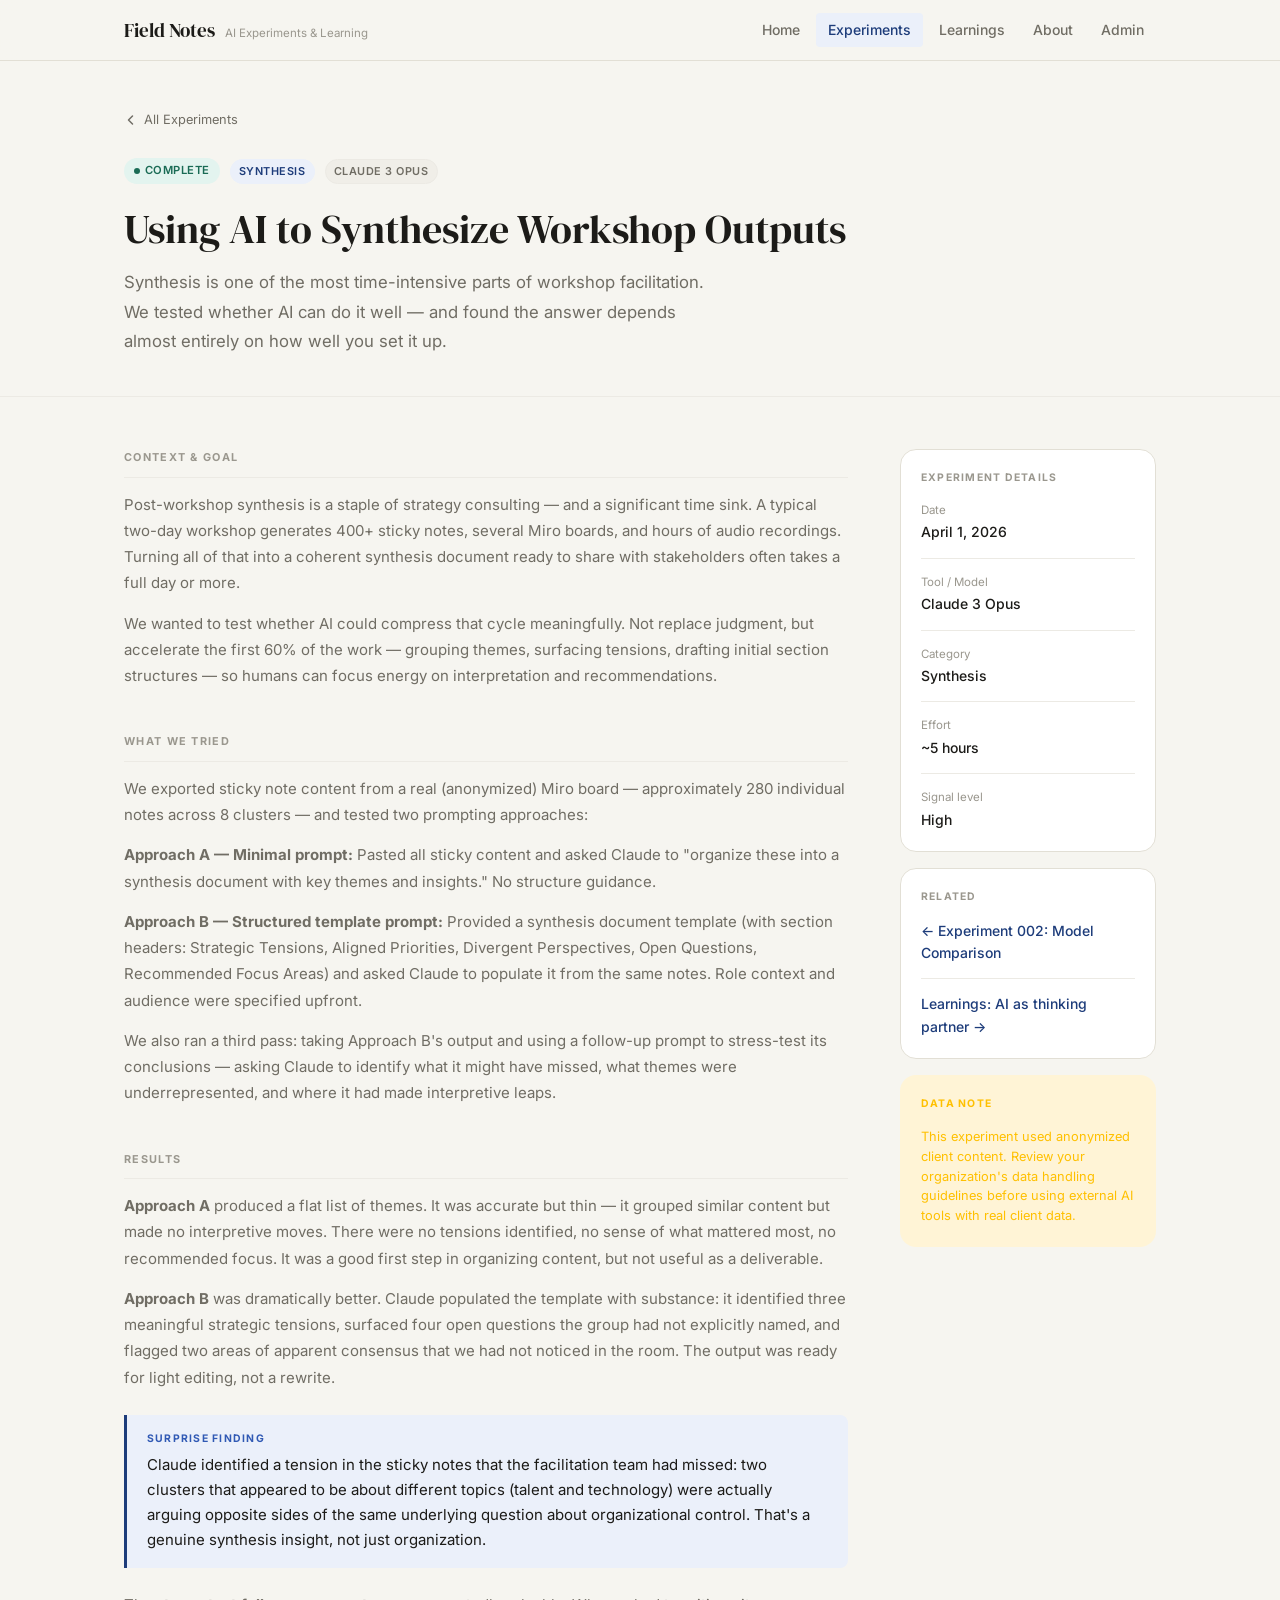
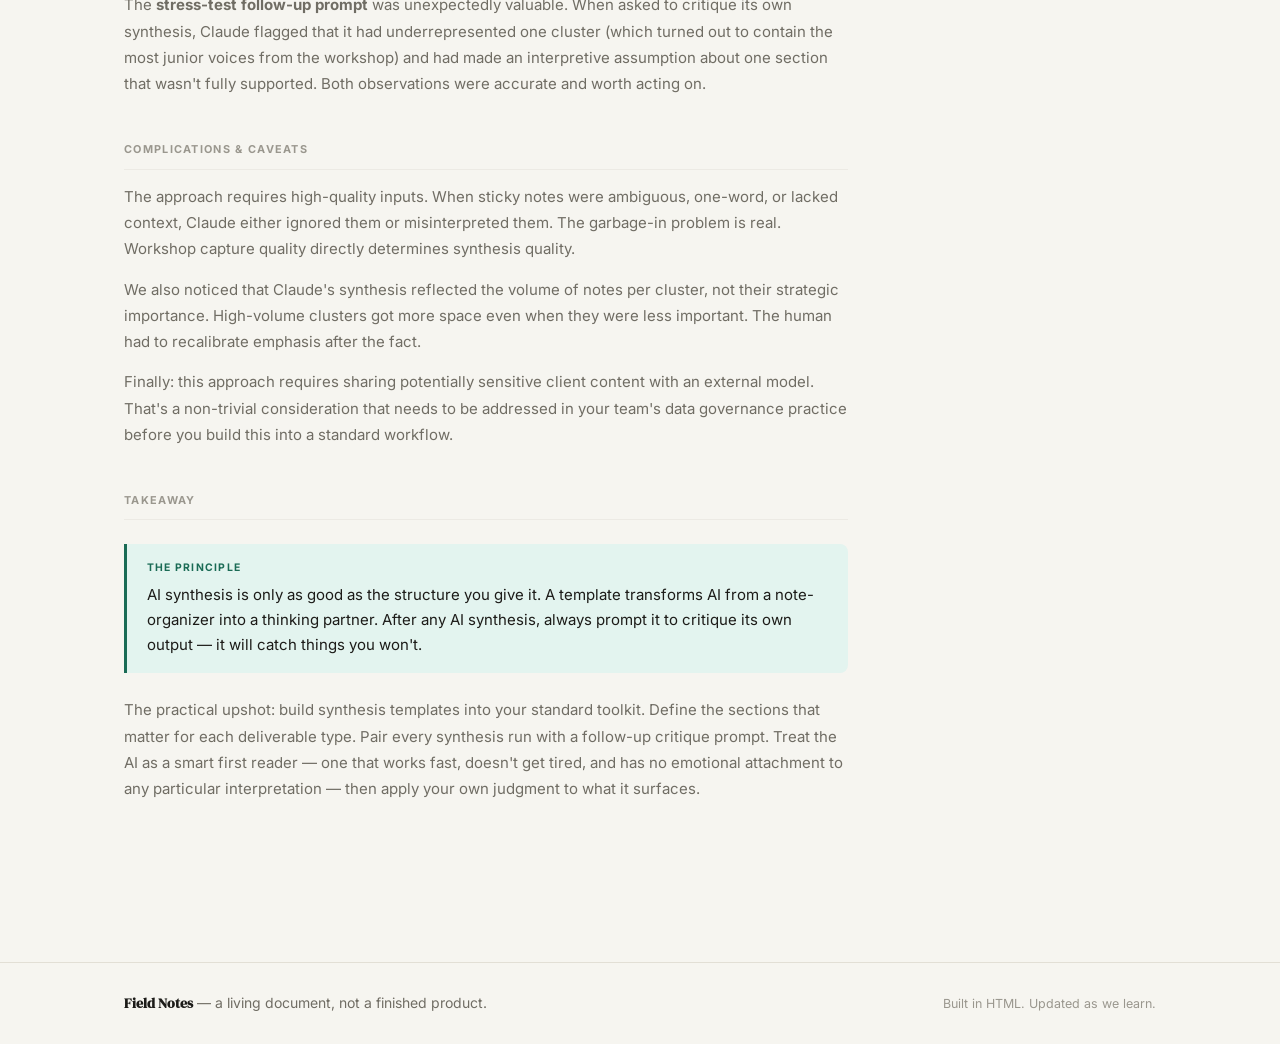
<file: experiments/experiment-003.html>
<!DOCTYPE html>
<html lang="en">
<head>
  <meta charset="UTF-8">
  <meta name="viewport" content="width=device-width, initial-scale=1.0">
  <title>Experiment 003: Synthesizing Workshop Outputs — Field Notes</title>
  <meta name="description" content="Using Claude to transform raw workshop notes into structured synthesis documents.">
  <link rel="stylesheet" href="../css/style.css">
</head>
<body>

  <!-- ── NAVIGATION ── -->
  <nav class="site-nav">
    <div class="nav-inner">
      <a href="../index.html" class="nav-brand">
        <span class="nav-brand-name">Field Notes</span>
        <span class="nav-brand-sub">AI Experiments &amp; Learning</span>
      </a>
      <ul class="nav-links">
        <li><a href="../index.html">Home</a></li>
        <li><a href="index.html" class="active">Experiments</a></li>
        <li><a href="../learnings/index.html">Learnings</a></li>
        <li><a href="../about/index.html">About</a></li>
        <li><a href="../admin/index.html">Admin</a></li>
      </ul>
    </div>
  </nav>

  <!-- ── EXPERIMENT HEADER ── -->
  <header class="experiment-header">
    <div class="container">
      <a href="index.html" class="back-link">
        <svg width="14" height="14" viewBox="0 0 14 14" fill="none" xmlns="http://www.w3.org/2000/svg">
          <path d="M8.5 11L4.5 7L8.5 3" stroke="currentColor" stroke-width="1.5" stroke-linecap="round" stroke-linejoin="round"/>
        </svg>
        All Experiments
      </a>
      <div class="experiment-header-meta">
        <span class="status-badge status--complete">Complete</span>
        <span class="tag tag--blue">Synthesis</span>
        <span class="tag">Claude 3 Opus</span>
      </div>
      <h1>Using AI to Synthesize Workshop Outputs</h1>
      <p class="experiment-header-desc">
        Synthesis is one of the most time-intensive parts of workshop facilitation. We tested whether AI can do it well — and found the answer depends almost entirely on how well you set it up.
      </p>
    </div>
  </header>

  <!-- ── EXPERIMENT BODY ── -->
  <div class="experiment-body">
    <div class="container">
      <div class="experiment-layout">

        <!-- ── MAIN CONTENT ── -->
        <div class="experiment-content">

          <div class="experiment-section">
            <div class="section-label">Context &amp; Goal</div>
            <p>Post-workshop synthesis is a staple of strategy consulting — and a significant time sink. A typical two-day workshop generates 400+ sticky notes, several Miro boards, and hours of audio recordings. Turning all of that into a coherent synthesis document ready to share with stakeholders often takes a full day or more.</p>
            <p>We wanted to test whether AI could compress that cycle meaningfully. Not replace judgment, but accelerate the first 60% of the work — grouping themes, surfacing tensions, drafting initial section structures — so humans can focus energy on interpretation and recommendations.</p>
          </div>

          <div class="experiment-section">
            <div class="section-label">What We Tried</div>
            <p>We exported sticky note content from a real (anonymized) Miro board — approximately 280 individual notes across 8 clusters — and tested two prompting approaches:</p>

            <p><strong>Approach A — Minimal prompt:</strong> Pasted all sticky content and asked Claude to "organize these into a synthesis document with key themes and insights." No structure guidance.</p>

            <p><strong>Approach B — Structured template prompt:</strong> Provided a synthesis document template (with section headers: Strategic Tensions, Aligned Priorities, Divergent Perspectives, Open Questions, Recommended Focus Areas) and asked Claude to populate it from the same notes. Role context and audience were specified upfront.</p>

            <p>We also ran a third pass: taking Approach B's output and using a follow-up prompt to stress-test its conclusions — asking Claude to identify what it might have missed, what themes were underrepresented, and where it had made interpretive leaps.</p>
          </div>

          <div class="experiment-section">
            <div class="section-label">Results</div>
            <p><strong>Approach A</strong> produced a flat list of themes. It was accurate but thin — it grouped similar content but made no interpretive moves. There were no tensions identified, no sense of what mattered most, no recommended focus. It was a good first step in organizing content, but not useful as a deliverable.</p>

            <p><strong>Approach B</strong> was dramatically better. Claude populated the template with substance: it identified three meaningful strategic tensions, surfaced four open questions the group had not explicitly named, and flagged two areas of apparent consensus that we had not noticed in the room. The output was ready for light editing, not a rewrite.</p>

            <div class="callout">
              <div class="callout-label">Surprise Finding</div>
              <p>Claude identified a tension in the sticky notes that the facilitation team had missed: two clusters that appeared to be about different topics (talent and technology) were actually arguing opposite sides of the same underlying question about organizational control. That's a genuine synthesis insight, not just organization.</p>
            </div>

            <p>The <strong>stress-test follow-up prompt</strong> was unexpectedly valuable. When asked to critique its own synthesis, Claude flagged that it had underrepresented one cluster (which turned out to contain the most junior voices from the workshop) and had made an interpretive assumption about one section that wasn't fully supported. Both observations were accurate and worth acting on.</p>
          </div>

          <div class="experiment-section">
            <div class="section-label">Complications &amp; Caveats</div>
            <p>The approach requires high-quality inputs. When sticky notes were ambiguous, one-word, or lacked context, Claude either ignored them or misinterpreted them. The garbage-in problem is real. Workshop capture quality directly determines synthesis quality.</p>
            <p>We also noticed that Claude's synthesis reflected the volume of notes per cluster, not their strategic importance. High-volume clusters got more space even when they were less important. The human had to recalibrate emphasis after the fact.</p>
            <p>Finally: this approach requires sharing potentially sensitive client content with an external model. That's a non-trivial consideration that needs to be addressed in your team's data governance practice before you build this into a standard workflow.</p>
          </div>

          <div class="experiment-section">
            <div class="section-label">Takeaway</div>
            <div class="callout callout--green">
              <div class="callout-label">The Principle</div>
              <p>AI synthesis is only as good as the structure you give it. A template transforms AI from a note-organizer into a thinking partner. After any AI synthesis, always prompt it to critique its own output — it will catch things you won't.</p>
            </div>
            <p>The practical upshot: build synthesis templates into your standard toolkit. Define the sections that matter for each deliverable type. Pair every synthesis run with a follow-up critique prompt. Treat the AI as a smart first reader — one that works fast, doesn't get tired, and has no emotional attachment to any particular interpretation — then apply your own judgment to what it surfaces.</p>
          </div>

        </div>

        <!-- ── SIDEBAR ── -->
        <aside class="experiment-sidebar">

          <div class="sidebar-card">
            <div class="sidebar-card-title">Experiment Details</div>
            <div class="sidebar-row">
              <span class="sidebar-row-label">Date</span>
              <span class="sidebar-row-value">April 1, 2026</span>
            </div>
            <div class="sidebar-row">
              <span class="sidebar-row-label">Tool / Model</span>
              <span class="sidebar-row-value">Claude 3 Opus</span>
            </div>
            <div class="sidebar-row">
              <span class="sidebar-row-label">Category</span>
              <span class="sidebar-row-value">Synthesis</span>
            </div>
            <div class="sidebar-row">
              <span class="sidebar-row-label">Effort</span>
              <span class="sidebar-row-value">~5 hours</span>
            </div>
            <div class="sidebar-row">
              <span class="sidebar-row-label">Signal level</span>
              <span class="sidebar-row-value">High</span>
            </div>
          </div>

          <div class="sidebar-card">
            <div class="sidebar-card-title">Related</div>
            <div class="sidebar-row">
              <a href="experiment-002.html" style="font-size:0.875rem; color:var(--accent); font-weight:500;">← Experiment 002: Model Comparison</a>
            </div>
            <div class="sidebar-row">
              <a href="../learnings/index.html" style="font-size:0.875rem; color:var(--accent); font-weight:500;">Learnings: AI as thinking partner →</a>
            </div>
          </div>

          <div class="sidebar-card" style="background:var(--yellow-light); border-color:transparent;">
            <div class="sidebar-card-title" style="color:var(--yellow);">Data note</div>
            <p style="font-size:0.8rem; color:var(--yellow); line-height:1.55;">This experiment used anonymized client content. Review your organization's data handling guidelines before using external AI tools with real client data.</p>
          </div>

        </aside>

      </div>
    </div>
  </div>

  <!-- ── FOOTER ── -->
  <footer class="site-footer">
    <div class="footer-inner">
      <p class="footer-left"><strong>Field Notes</strong> — a living document, not a finished product.</p>
      <p class="footer-right">Built in HTML. Updated as we learn.</p>
    </div>
  </footer>

</body>
</html>
</file>
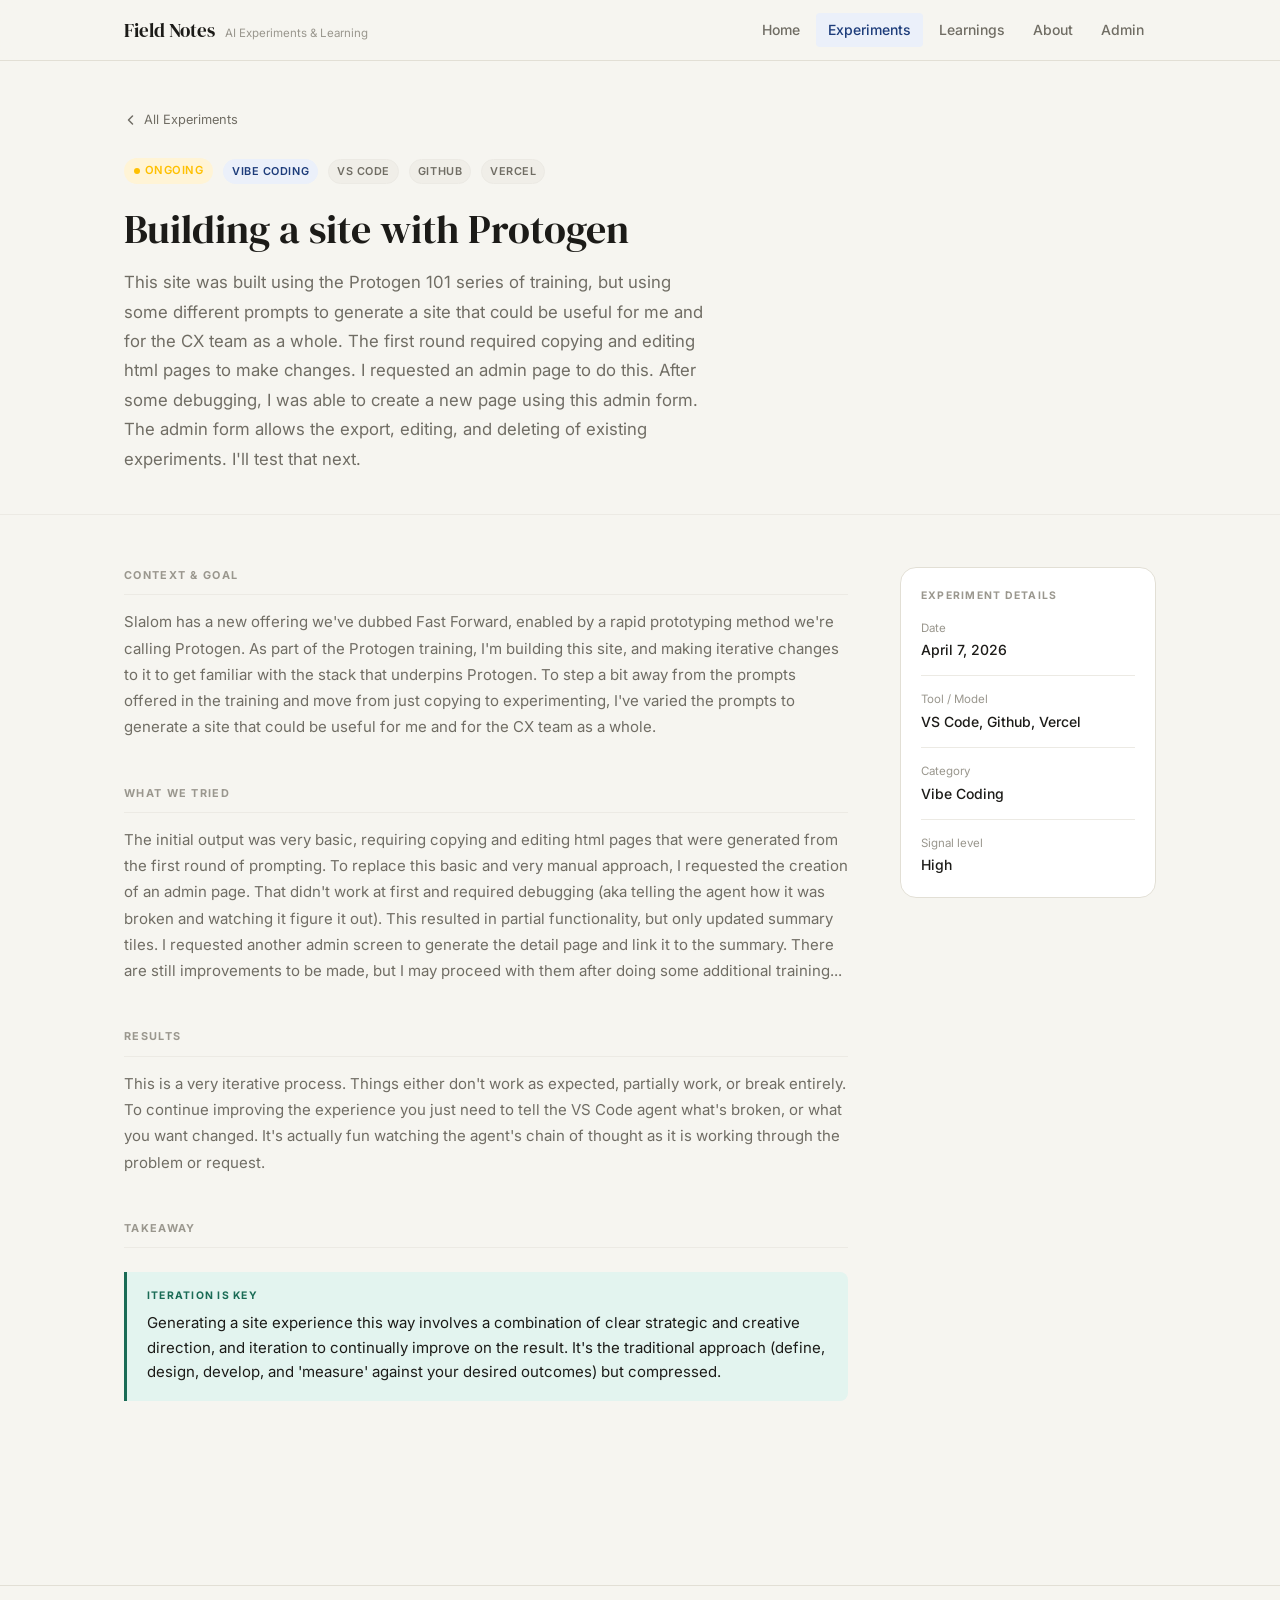
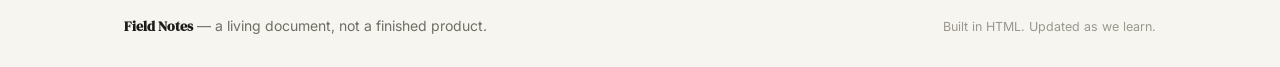
<file: experiments/experiment-004.html>
<!DOCTYPE html>
<html lang="en">
<head>
  <meta charset="UTF-8">
  <meta name="viewport" content="width=device-width, initial-scale=1.0">
  <title>Experiment 004: Building a site with Protogen — Field Notes</title>
  <meta name="description" content="This site was built using the Protogen 101 series of training, but using some different prompts to generate a site that could be useful for me and for the CX team as a whole.  The first round required copying and editing html pages to make changes. I requested an admin page to do this. After some debugging, I was able to create a new page using this admin form.  The admin form allows the export, editing, and deleting of existing experiments.  I'll test that next.">
  <link rel="stylesheet" href="../css/style.css">
</head>
<body>

  <nav class="site-nav">
    <div class="nav-inner">
      <a href="../index.html" class="nav-brand">
        <span class="nav-brand-name">Field Notes</span>
        <span class="nav-brand-sub">AI Experiments &amp; Learning</span>
      </a>
      <ul class="nav-links">
        <li><a href="../index.html">Home</a></li>
        <li><a href="index.html" class="active">Experiments</a></li>
        <li><a href="../learnings/index.html">Learnings</a></li>
        <li><a href="../about/index.html">About</a></li>
        <li><a href="../admin/index.html">Admin</a></li>
      </ul>
    </div>
  </nav>

  <header class="experiment-header">
    <div class="container">
      <a href="index.html" class="back-link">
        <svg width="14" height="14" viewBox="0 0 14 14" fill="none" xmlns="http://www.w3.org/2000/svg"><path d="M8.5 11L4.5 7L8.5 3" stroke="currentColor" stroke-width="1.5" stroke-linecap="round" stroke-linejoin="round"/></svg>
        All Experiments
      </a>
      <div class="experiment-header-meta">
        <span class="status-badge status--ongoing">Ongoing</span>
        <span class="tag tag--blue">Vibe Coding</span>
       
        <span class="tag">VS Code</span>
        <span class="tag">Github</span>
        <span class="tag">Vercel</span>
      </div>
      <h1>Building a site with Protogen</h1>
      <p class="experiment-header-desc">This site was built using the Protogen 101 series of training, but using some different prompts to generate a site that could be useful for me and for the CX team as a whole.  The first round required copying and editing html pages to make changes. I requested an admin page to do this. After some debugging, I was able to create a new page using this admin form.  The admin form allows the export, editing, and deleting of existing experiments.  I'll test that next.</p>
    </div>
  </header>

  <div class="experiment-body">
    <div class="container">
      <div class="experiment-layout">

        <div class="experiment-content">

          <div class="experiment-section">
            <div class="section-label">Context &amp; Goal</div>
            <p>Slalom has a new offering we've dubbed Fast Forward, enabled by a rapid prototyping method we're calling Protogen.  As part of the Protogen training, I'm building this site, and making iterative changes to it to get familiar with the stack that underpins Protogen.  To step a bit away from the prompts offered in the training and move from just copying to experimenting, I've varied the prompts to generate a site that could be useful for me and for the CX team as a whole.</p>
          </div>

          <div class="experiment-section">
            <div class="section-label">What We Tried</div>
            <p>The initial output was very basic, requiring copying and editing html pages that were generated from the first round of prompting.  To replace this basic and very manual approach, I requested the creation of an admin page.  That didn't work at first and required debugging (aka telling the agent how it was broken and watching it figure it out).  This resulted in partial functionality, but only updated summary tiles.  I requested another admin screen to generate the detail page and link it to the summary.  There are still improvements to be made, but I may proceed with them after doing some additional training...</p>
          </div>

          <div class="experiment-section">
            <div class="section-label">Results</div>
            <p>This is a very iterative process.  Things either don't work as expected, partially work, or break entirely.  To continue improving the experience you just need to tell the VS Code agent what's broken, or what you want changed.  It's actually fun watching the agent's chain of thought as it is working through the problem or request.</p>
          </div>

          <div class="experiment-section">
            <div class="section-label">Takeaway</div>
            <div class="callout callout--green">
              <div class="callout-label">Iteration is key</div>
              <p>Generating a site experience this way involves a combination of clear strategic and creative direction, and iteration to continually improve on the result.  It's the traditional approach (define, design, develop, and 'measure' against your desired outcomes) but compressed.</p>
            </div>
          </div>
        </div>

        <aside class="experiment-sidebar">

          <div class="sidebar-card">
            <div class="sidebar-card-title">Experiment Details</div>
            <div class="sidebar-row">
              <span class="sidebar-row-label">Date</span>
              <span class="sidebar-row-value">April 7, 2026</span>
            </div>
            <div class="sidebar-row">
              <span class="sidebar-row-label">Tool / Model</span>
              <span class="sidebar-row-value">VS Code, Github, Vercel</span>
            </div>
            <div class="sidebar-row">
              <span class="sidebar-row-label">Category</span>
              <span class="sidebar-row-value">Vibe Coding</span>
            </div>

            <div class="sidebar-row">
              <span class="sidebar-row-label">Signal level</span>
              <span class="sidebar-row-value">High</span>
            </div>
          </div>

        </aside>

      </div>
    </div>
  </div>

  <footer class="site-footer">
    <div class="footer-inner">
      <p class="footer-left"><strong>Field Notes</strong> — a living document, not a finished product.</p>
      <p class="footer-right">Built in HTML. Updated as we learn.</p>
    </div>
  </footer>

</body>
</html>
</file>
<file: css/style.css>
/* ========================================
   FIELD NOTES — AI Experiments & Learning
   Shared Stylesheet
   ======================================== */

@import url('https://fonts.googleapis.com/css2?family=DM+Serif+Display&family=Inter:wght@300;400;500;600&display=swap');

/* ── DESIGN TOKENS ── */
:root {
  /* Backgrounds */
  --bg:            #F6F5F0;
  --surface:       #FFFFFF;
  --surface-tint:  #F0EEE8;

  /* Borders */
  --border:        #E2DFD5;
  --border-soft:   #ECEAE4;

  /* Text */
  --text:          #1C1B18;
  --text-muted:    #706D64;
  --text-light:    #9A978E;

  /* Accent — deep navy */
  --accent:        #1D3C7A;
  --accent-hover:  #162E5E;
  --accent-mid:    #3059B4;
  --accent-light:  #EBF0FA;

  /* Status colors */
  --green:         #1A6B55;
  --green-light:   #E3F4EF;
  --yellow:        #FFC000;
  --yellow-light:  #FFF4D6;
  --red:           #8B1A1A;
  --red-light:     #FDEAEA;

  /* Typography */
  --font-sans: 'Inter', -apple-system, BlinkMacSystemFont, system-ui, sans-serif;
  --font-serif: 'DM Serif Display', Georgia, serif;

  /* Layout */
  --max-w:       1080px;
  --max-w-prose: 680px;

  /* Shape */
  --radius:    8px;
  --radius-lg: 16px;
  --radius-sm: 4px;

  /* Shadows */
  --shadow-sm: 0 1px 2px rgba(0, 0, 0, 0.06);
  --shadow:    0 2px 8px rgba(0, 0, 0, 0.08), 0 1px 2px rgba(0, 0, 0, 0.04);
  --shadow-md: 0 8px 24px rgba(0, 0, 0, 0.08), 0 2px 6px rgba(0, 0, 0, 0.04);

  /* Motion */
  --transition: 150ms ease;
}

/* ── RESET ── */
*, *::before, *::after {
  box-sizing: border-box;
  margin: 0;
  padding: 0;
}

html { scroll-behavior: smooth; }

body {
  font-family: var(--font-sans);
  background: var(--bg);
  color: var(--text);
  line-height: 1.6;
  font-size: 16px;
  -webkit-font-smoothing: antialiased;
  -moz-osx-font-smoothing: grayscale;
}

img { max-width: 100%; display: block; }
a { color: inherit; text-decoration: none; }

/* ── TYPOGRAPHY ── */
h1, h2, h3, h4 {
  line-height: 1.25;
  font-weight: 600;
  letter-spacing: -0.02em;
}

h1 {
  font-size: clamp(2rem, 4vw, 3rem);
  font-family: var(--font-serif);
  font-weight: 400;
  letter-spacing: 0;
}

h2 { font-size: clamp(1.35rem, 2.5vw, 1.65rem); }
h3 { font-size: 1.15rem; }
h4 { font-size: 0.9375rem; }

p { line-height: 1.7; }

.eyebrow {
  font-size: 0.7rem;
  font-weight: 600;
  letter-spacing: 0.1em;
  text-transform: uppercase;
  color: var(--text-muted);
}

/* ── LAYOUT ── */
.container {
  max-width: var(--max-w);
  margin: 0 auto;
  padding: 0 24px;
}

.container--prose {
  max-width: var(--max-w-prose);
  margin: 0 auto;
  padding: 0 24px;
}

/* ── NAVIGATION ── */
.site-nav {
  border-bottom: 1px solid var(--border);
  background: rgba(246, 245, 240, 0.94);
  backdrop-filter: blur(12px);
  -webkit-backdrop-filter: blur(12px);
  position: sticky;
  top: 0;
  z-index: 100;
}

.nav-inner {
  max-width: var(--max-w);
  margin: 0 auto;
  padding: 0 24px;
  height: 60px;
  display: flex;
  align-items: center;
  justify-content: space-between;
}

.nav-brand {
  display: flex;
  align-items: baseline;
  gap: 10px;
}

.nav-brand-name {
  font-family: var(--font-serif);
  font-size: 1.2rem;
  color: var(--text);
}

.nav-brand-sub {
  font-size: 0.72rem;
  color: var(--text-light);
  font-weight: 400;
}

.nav-links {
  display: flex;
  gap: 4px;
  list-style: none;
}

.nav-links a {
  font-size: 0.875rem;
  font-weight: 500;
  color: var(--text-muted);
  padding: 6px 12px;
  border-radius: var(--radius-sm);
  transition: color var(--transition), background var(--transition);
  display: block;
}

.nav-links a:hover {
  color: var(--text);
  background: var(--surface-tint);
}

.nav-links a.active {
  color: var(--accent);
  background: var(--accent-light);
}

/* ── HERO ── */
.hero {
  padding: 72px 0 56px;
  border-bottom: 1px solid var(--border-soft);
}

.hero .eyebrow {
  margin-bottom: 16px;
  display: block;
}

.hero h1 { margin-bottom: 16px; }

.hero-desc {
  font-size: 1.1rem;
  color: var(--text-muted);
  max-width: 540px;
  line-height: 1.75;
}

.hero-actions {
  margin-top: 32px;
  display: flex;
  gap: 12px;
  flex-wrap: wrap;
}

/* ── BUTTONS ── */
.btn {
  display: inline-flex;
  align-items: center;
  gap: 6px;
  padding: 10px 20px;
  border-radius: var(--radius);
  font-family: var(--font-sans);
  font-size: 0.875rem;
  font-weight: 500;
  cursor: pointer;
  transition: all var(--transition);
  border: none;
  text-decoration: none;
  line-height: 1;
}

.btn-primary {
  background: var(--accent);
  color: #fff;
}

.btn-primary:hover { background: var(--accent-hover); }

.btn-ghost {
  background: transparent;
  color: var(--text-muted);
  border: 1px solid var(--border);
}

.btn-ghost:hover {
  background: var(--surface);
  color: var(--text);
}

/* ── SECTIONS ── */
.section { padding: 52px 0; }

.section + .section {
  border-top: 1px solid var(--border-soft);
}

.section-header {
  display: flex;
  align-items: baseline;
  justify-content: space-between;
  margin-bottom: 28px;
  gap: 16px;
}

.section-header h2 {
  font-size: 1.15rem;
  letter-spacing: -0.01em;
}

.section-link {
  font-size: 0.875rem;
  color: var(--accent);
  font-weight: 500;
  white-space: nowrap;
  transition: color var(--transition);
}

.section-link:hover {
  color: var(--accent-hover);
  text-decoration: underline;
}

/* ── STATS BAR ── */
.stats-bar {
  display: grid;
  grid-template-columns: repeat(auto-fit, minmax(140px, 1fr));
  gap: 1px;
  background: var(--border);
  border: 1px solid var(--border);
  border-radius: var(--radius-lg);
  overflow: hidden;
  margin: 40px 0 0;
}

.stat {
  background: var(--surface);
  padding: 20px 24px;
}

.stat-number {
  font-size: 1.875rem;
  font-family: var(--font-serif);
  color: var(--text);
  line-height: 1;
  margin-bottom: 4px;
}

.stat-label {
  font-size: 0.78rem;
  color: var(--text-muted);
}

/* ── HERO BOTTOM (stats + weather row) ── */
.hero-bottom {
  display: flex;
  align-items: stretch;
  gap: 16px;
  margin-top: 40px;
}

.hero-bottom .stats-bar {
  flex: 1;
  margin: 0;
}

/* ── WEATHER WIDGET ── */
.weather-card {
  background: var(--surface);
  border: 1px solid var(--border);
  border-radius: var(--radius-lg);
  padding: 20px 24px;
  min-width: 172px;
  display: flex;
  flex-direction: column;
  justify-content: center;
  gap: 2px;
}

.weather-emoji {
  font-size: 2rem;
  line-height: 1;
  margin-bottom: 6px;
}

.weather-temp {
  font-size: 1.875rem;
  font-family: var(--font-serif);
  color: var(--text);
  line-height: 1;
}

.weather-desc {
  font-size: 0.78rem;
  color: var(--text-muted);
  margin-top: 4px;
}

.weather-location {
  font-size: 0.72rem;
  color: var(--text-light);
  margin-top: 8px;
  white-space: nowrap;
  overflow: hidden;
  text-overflow: ellipsis;
  max-width: 156px;
}

.weather-state {
  font-size: 0.78rem;
  color: var(--text-light);
}

/* ── CARDS ── */
.card-grid {
  display: grid;
  grid-template-columns: repeat(auto-fill, minmax(300px, 1fr));
  gap: 16px;
}

.card {
  background: var(--surface);
  border: 1px solid var(--border);
  border-radius: var(--radius-lg);
  padding: 24px;
  display: flex;
  flex-direction: column;
  gap: 12px;
  position: relative;
  transition: box-shadow var(--transition), transform var(--transition), border-color var(--transition);
}

.card:hover {
  box-shadow: var(--shadow-md);
  transform: translateY(-2px);
}

.card-meta {
  display: flex;
  align-items: center;
  justify-content: space-between;
  gap: 8px;
}

.card-date {
  font-size: 0.78rem;
  color: var(--text-light);
}

.card h3 {
  font-size: 1rem;
  line-height: 1.4;
  letter-spacing: -0.01em;
}

.card p {
  font-size: 0.875rem;
  color: var(--text-muted);
  line-height: 1.65;
  flex: 1;
}

.card-footer {
  margin-top: auto;
  padding-top: 12px;
  border-top: 1px solid var(--border-soft);
  display: flex;
  align-items: center;
  justify-content: space-between;
  gap: 8px;
}

.card-link {
  font-size: 0.8rem;
  color: var(--accent);
  font-weight: 500;
  transition: color var(--transition);
}

.card-link:hover { color: var(--accent-hover); }

/* Full-card click target */
.card-link-overlay::after {
  content: '';
  position: absolute;
  inset: 0;
  border-radius: var(--radius-lg);
}

/* ── TAGS ── */
.tags {
  display: flex;
  flex-wrap: wrap;
  gap: 5px;
}

.tag {
  font-size: 0.68rem;
  font-weight: 600;
  letter-spacing: 0.05em;
  text-transform: uppercase;
  padding: 3px 8px;
  border-radius: 100px;
  background: var(--surface-tint);
  color: var(--text-muted);
  border: 1px solid var(--border-soft);
  white-space: nowrap;
}

.tag--blue  { background: var(--accent-light); color: var(--accent);  border-color: transparent; }
.tag--green { background: var(--green-light);  color: var(--green);   border-color: transparent; }
.tag--yellow{ background: var(--yellow-light); color: var(--yellow);  border-color: transparent; }
.tag--red   { background: var(--red-light);    color: var(--red);     border-color: transparent; }

/* ── STATUS BADGE ── */
.status-badge {
  display: inline-flex;
  align-items: center;
  gap: 5px;
  font-size: 0.7rem;
  font-weight: 600;
  letter-spacing: 0.04em;
  text-transform: uppercase;
  padding: 4px 10px;
  border-radius: 100px;
}

.status-badge::before {
  content: '';
  width: 6px;
  height: 6px;
  border-radius: 50%;
  background: currentColor;
  display: block;
}

.status--complete  { background: var(--green-light);  color: var(--green);  }
.status--ongoing   { background: var(--yellow-light); color: var(--yellow); }
.status--draft     { background: var(--surface-tint); color: var(--text-muted); }

/* ── EXPERIMENT LIST PAGE ── */
.experiments-table {
  display: flex;
  flex-direction: column;
  gap: 12px;
}

.experiment-row {
  background: var(--surface);
  border: 1px solid var(--border);
  border-radius: var(--radius-lg);
  padding: 20px 24px;
  display: grid;
  grid-template-columns: 1fr auto;
  gap: 16px;
  align-items: center;
  position: relative;
  transition: box-shadow var(--transition), transform var(--transition);
}

.experiment-row:hover {
  box-shadow: var(--shadow);
  transform: translateY(-1px);
}

.experiment-row-main {
  display: flex;
  flex-direction: column;
  gap: 8px;
  min-width: 0;
}

.experiment-row-meta {
  display: flex;
  align-items: center;
  gap: 8px;
  flex-wrap: wrap;
}

.experiment-row h3 {
  font-size: 1rem;
  letter-spacing: -0.01em;
}

.experiment-row p {
  font-size: 0.875rem;
  color: var(--text-muted);
  line-height: 1.55;
}

.experiment-row-right {
  display: flex;
  flex-direction: column;
  align-items: flex-end;
  gap: 8px;
  white-space: nowrap;
}

/* ── EXPERIMENT DETAIL ── */
.experiment-header {
  padding: 48px 0 40px;
  border-bottom: 1px solid var(--border-soft);
}

.back-link {
  display: inline-flex;
  align-items: center;
  gap: 6px;
  font-size: 0.8rem;
  color: var(--text-muted);
  margin-bottom: 28px;
  transition: color var(--transition);
}

.back-link:hover { color: var(--text); }
.back-link svg { flex-shrink: 0; }

.experiment-header-meta {
  display: flex;
  align-items: center;
  gap: 10px;
  flex-wrap: wrap;
  margin-bottom: 20px;
}

.experiment-header h1 {
  font-size: clamp(1.6rem, 3.5vw, 2.5rem);
  margin-bottom: 14px;
}

.experiment-header-desc {
  font-size: 1.05rem;
  color: var(--text-muted);
  max-width: 580px;
  line-height: 1.75;
}

.experiment-body {
  padding: 52px 0 80px;
}

.experiment-layout {
  display: grid;
  grid-template-columns: 1fr 256px;
  gap: 52px;
  align-items: start;
}

.experiment-content { min-width: 0; }

.experiment-sidebar { position: sticky; top: 76px; }

.experiment-section {
  margin-bottom: 44px;
}

.experiment-section:last-child { margin-bottom: 0; }

.section-label {
  font-size: 0.68rem;
  font-weight: 700;
  letter-spacing: 0.12em;
  text-transform: uppercase;
  color: var(--text-light);
  margin-bottom: 14px;
  padding-bottom: 10px;
  border-bottom: 1px solid var(--border-soft);
}

.experiment-section p {
  font-size: 0.9375rem;
  color: var(--text-muted);
  line-height: 1.75;
  margin-bottom: 14px;
}

.experiment-section p:last-child { margin-bottom: 0; }

.experiment-section ul {
  padding-left: 20px;
}

.experiment-section li {
  font-size: 0.9375rem;
  color: var(--text-muted);
  line-height: 1.7;
  margin-bottom: 8px;
}

/* Callout block */
.callout {
  background: var(--accent-light);
  border-left: 3px solid var(--accent);
  border-radius: 0 var(--radius) var(--radius) 0;
  padding: 16px 20px;
  margin: 24px 0;
}

.callout-label {
  font-size: 0.65rem;
  font-weight: 700;
  letter-spacing: 0.12em;
  text-transform: uppercase;
  color: var(--accent-mid);
  margin-bottom: 6px;
}

.callout p {
  font-size: 0.9375rem;
  color: var(--text);
  line-height: 1.65;
  margin: 0 !important;
}

.callout--green {
  background: var(--green-light);
  border-color: var(--green);
}

.callout--green .callout-label { color: var(--green); }

/* Sidebar cards */
.sidebar-card {
  background: var(--surface);
  border: 1px solid var(--border);
  border-radius: var(--radius-lg);
  padding: 20px;
  margin-bottom: 16px;
}

.sidebar-card-title {
  font-size: 0.65rem;
  font-weight: 700;
  letter-spacing: 0.12em;
  text-transform: uppercase;
  color: var(--text-light);
  margin-bottom: 14px;
}

.sidebar-row {
  display: flex;
  flex-direction: column;
  gap: 2px;
  margin-bottom: 14px;
  padding-bottom: 14px;
  border-bottom: 1px solid var(--border-soft);
}

.sidebar-row:last-child {
  margin-bottom: 0;
  padding-bottom: 0;
  border-bottom: none;
}

.sidebar-row-label {
  font-size: 0.72rem;
  color: var(--text-light);
}

.sidebar-row-value {
  font-size: 0.875rem;
  color: var(--text);
  font-weight: 500;
}

/* ── LEARNINGS PAGE ── */
.featured-insight {
  background: var(--accent);
  color: #fff;
  border-radius: var(--radius-lg);
  padding: 40px;
  margin-bottom: 16px;
}

.featured-insight .eyebrow {
  color: rgba(255, 255, 255, 0.6);
  margin-bottom: 12px;
  display: block;
}

.featured-insight h2 {
  font-family: var(--font-serif);
  font-weight: 400;
  font-size: clamp(1.4rem, 2.5vw, 2rem);
  letter-spacing: 0;
  line-height: 1.35;
  margin-bottom: 16px;
}

.featured-insight p {
  font-size: 0.9375rem;
  color: rgba(255, 255, 255, 0.75);
  line-height: 1.7;
  max-width: 560px;
}

.insights-grid {
  display: grid;
  grid-template-columns: repeat(auto-fill, minmax(280px, 1fr));
  gap: 16px;
}

.insight-card {
  background: var(--surface);
  border: 1px solid var(--border);
  border-radius: var(--radius-lg);
  padding: 24px;
  display: flex;
  flex-direction: column;
  gap: 10px;
}

.insight-number {
  font-size: 2.25rem;
  font-family: var(--font-serif);
  color: var(--border);
  line-height: 1;
}

.insight-card h3 {
  font-size: 1rem;
  line-height: 1.35;
}

.insight-card p {
  font-size: 0.875rem;
  color: var(--text-muted);
  line-height: 1.65;
}

/* Resource / link list */
.resource-list {
  display: flex;
  flex-direction: column;
  gap: 10px;
}

.resource-item {
  background: var(--surface);
  border: 1px solid var(--border);
  border-radius: var(--radius);
  padding: 16px 20px;
  display: flex;
  align-items: center;
  justify-content: space-between;
  gap: 16px;
  transition: box-shadow var(--transition), transform var(--transition);
}

.resource-item:hover {
  box-shadow: var(--shadow);
  transform: translateY(-1px);
}

.resource-item h4 {
  font-size: 0.9rem;
  margin-bottom: 2px;
}

.resource-item p {
  font-size: 0.8rem;
  color: var(--text-muted);
  line-height: 1.4;
}

.resource-arrow { color: var(--text-light); font-size: 0.875rem; flex-shrink: 0; }

/* ── ABOUT / PROSE ── */
.prose h2 {
  font-size: 1.25rem;
  margin-bottom: 12px;
  margin-top: 44px;
}

.prose h2:first-child { margin-top: 0; }

.prose p {
  font-size: 0.9375rem;
  color: var(--text-muted);
  line-height: 1.8;
  margin-bottom: 16px;
}

.prose ul {
  padding-left: 20px;
  margin-bottom: 16px;
}

.prose li {
  font-size: 0.9375rem;
  color: var(--text-muted);
  line-height: 1.75;
  margin-bottom: 8px;
}

.prose a {
  color: var(--accent);
  text-decoration: underline;
  text-underline-offset: 2px;
}

.prose a:hover { color: var(--accent-hover); }

/* Step list */
.step-list {
  display: flex;
  flex-direction: column;
  gap: 12px;
  list-style: none;
  padding: 0;
  counter-reset: steps;
}

.step-list li {
  counter-increment: steps;
  background: var(--surface);
  border: 1px solid var(--border);
  border-radius: var(--radius);
  padding: 16px 20px 16px 56px;
  position: relative;
  font-size: 0.9375rem;
  color: var(--text-muted);
  line-height: 1.65;
}

.step-list li::before {
  content: counter(steps);
  position: absolute;
  left: 18px;
  top: 50%;
  transform: translateY(-50%);
  font-family: var(--font-serif);
  font-size: 1rem;
  color: var(--accent);
  width: 24px;
  height: 24px;
  background: var(--accent-light);
  border-radius: 50%;
  display: flex;
  align-items: center;
  justify-content: center;
}

/* ── DIVIDER ── */
hr.divider {
  border: none;
  border-top: 1px solid var(--border-soft);
  margin: 0;
}

/* ── FOOTER ── */
.site-footer {
  border-top: 1px solid var(--border);
  padding: 28px 0;
  margin-top: 80px;
}

.footer-inner {
  max-width: var(--max-w);
  margin: 0 auto;
  padding: 0 24px;
  display: flex;
  align-items: center;
  justify-content: space-between;
  gap: 16px;
  flex-wrap: wrap;
}

.footer-left {
  font-size: 0.875rem;
  color: var(--text-muted);
}

.footer-left strong {
  color: var(--text);
  font-weight: 600;
  font-family: var(--font-serif);
}

.footer-right { font-size: 0.78rem; color: var(--text-light); }

/* ── TWO-COLUMN LAYOUT ── */
.two-col {
  display: grid;
  grid-template-columns: 1fr 1fr;
  gap: 16px;
}

/* ── RESPONSIVE ── */
@media (max-width: 768px) {
  .experiment-layout {
    grid-template-columns: 1fr;
  }

  .experiment-sidebar { position: static; }

  .nav-brand-sub { display: none; }

  .hero { padding: 48px 0 40px; }

  .stats-bar { grid-template-columns: repeat(2, 1fr); }

  .hero-bottom {
    flex-direction: column;
  }

  .weather-card {
    flex-direction: row;
    align-items: center;
    gap: 20px;
    min-width: unset;
    padding: 16px 20px;
  }

  .weather-emoji {
    font-size: 1.75rem;
    margin-bottom: 0;
    flex-shrink: 0;
  }

  .two-col { grid-template-columns: 1fr; }

  .featured-insight { padding: 28px; }

  .experiment-row {
    grid-template-columns: 1fr;
  }

  .experiment-row-right {
    flex-direction: row;
    align-items: center;
    justify-content: flex-start;
  }
}

@media (max-width: 480px) {
  .card-grid { grid-template-columns: 1fr; }
  .insights-grid { grid-template-columns: 1fr; }

  .nav-links a { padding: 6px 8px; font-size: 0.8rem; }

  .stats-bar { grid-template-columns: 1fr 1fr; }

  .section { padding: 40px 0; }
}
</file>
